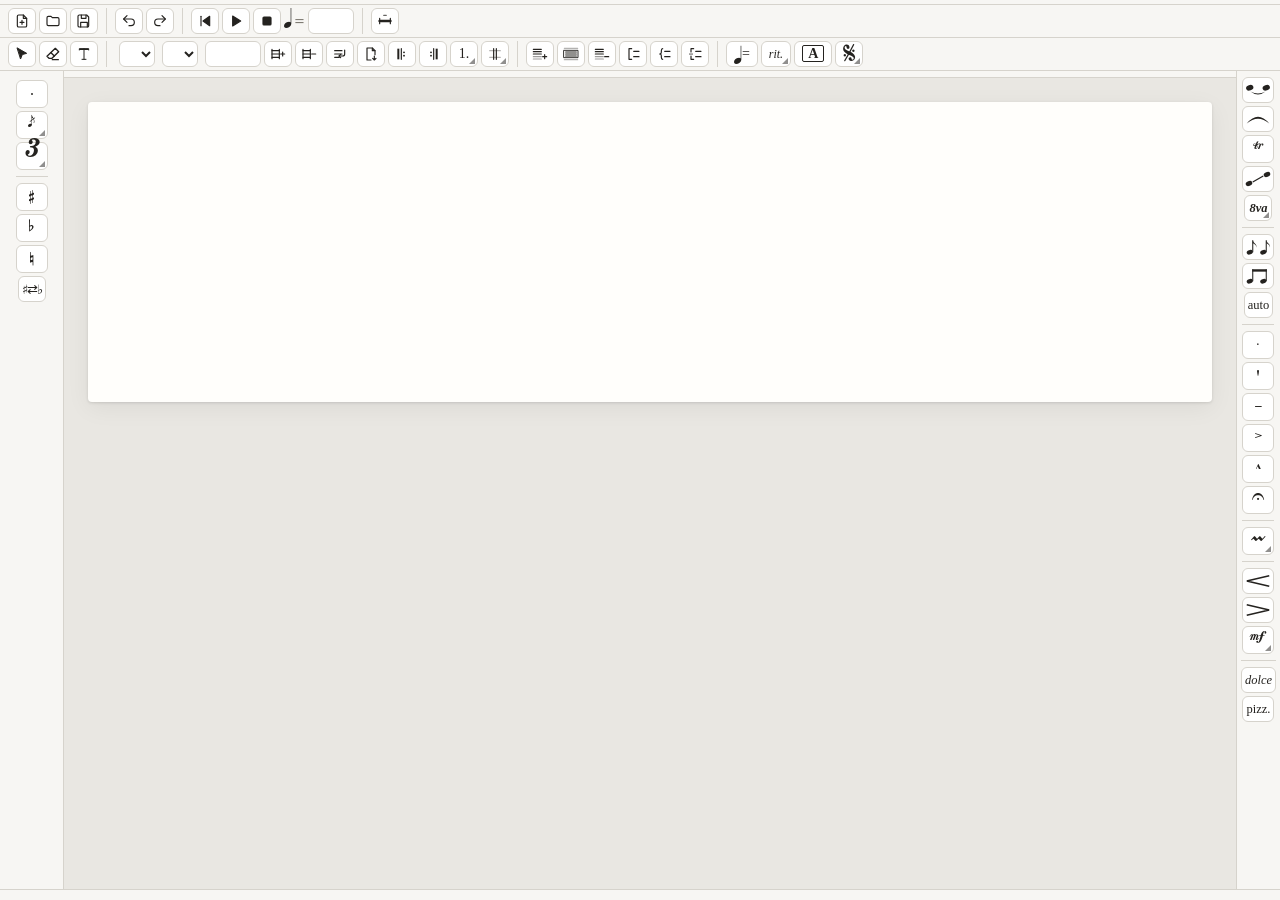
<file: src/index.html>
<!doctype html>
<html lang="en">
<head>
  <meta charset="utf-8">
  <meta name="viewport" content="width=device-width, initial-scale=1">
  <title>Partita</title>
  <link rel="stylesheet" href="styles.css">
</head>
<body>
  <!-- Icon sprite: 24×24 stroke icons, used with <svg class="icon"><use href="#i-…"/></svg>. -->
  <svg width="0" height="0" style="position:absolute" aria-hidden="true">
    <defs>
      <symbol id="i-new" viewBox="0 0 24 24"><path d="M14 3H7a2 2 0 0 0-2 2v14a2 2 0 0 0 2 2h10a2 2 0 0 0 2-2V8z"/><path d="M14 3v5h5"/><path d="M12 11v6M9 14h6"/></symbol>
      <symbol id="i-open" viewBox="0 0 24 24"><path d="M3 7a2 2 0 0 1 2-2h4l2 2h8a2 2 0 0 1 2 2v8a2 2 0 0 1-2 2H5a2 2 0 0 1-2-2z"/></symbol>
      <symbol id="i-save" viewBox="0 0 24 24"><path d="M5 3h11l3 3v13a2 2 0 0 1-2 2H5a2 2 0 0 1-2-2V5a2 2 0 0 1 2-2z"/><path d="M8 3v5h7V3"/><path d="M7 21v-7h10v7"/></symbol>
      <symbol id="i-undo" viewBox="0 0 24 24"><path d="M9 14 4 9l5-5"/><path d="M4 9h11a5 5 0 0 1 0 10h-3"/></symbol>
      <symbol id="i-redo" viewBox="0 0 24 24"><path d="m15 14 5-5-5-5"/><path d="M20 9H9a5 5 0 0 0 0 10h3"/></symbol>
      <symbol id="i-measure-add" viewBox="0 0 24 24"><path d="M3 7h11M3 12h11M3 17h11"/><path d="M3 5v14M14 5v14"/><path d="M19 9v6M16 12h6"/></symbol>
      <symbol id="i-measure-remove" viewBox="0 0 24 24"><path d="M3 7h11M3 12h11M3 17h11"/><path d="M3 5v14M14 5v14"/><path d="M16 12h6"/></symbol>
      <symbol id="i-staff-add" viewBox="0 0 24 24"><path d="M2 5h12M2 8.5h12M2 12h12"/><path d="M2 16h12M2 19.5h12" opacity=".45"/><path d="M19 13v6M16 16h6"/></symbol>
      <symbol id="i-staff-remove" viewBox="0 0 24 24"><path d="M2 5h12M2 8.5h12M2 12h12"/><path d="M2 16h12M2 19.5h12" opacity=".45"/><path d="M16 16h6"/></symbol>
      <symbol id="i-isolate" viewBox="0 0 24 24"><path d="M2 3.5h20M2 20.5h20" opacity=".35"/><path d="M4 9h16M4 12h16M4 15h16"/><path d="M1.5 6.5h21v11h-21z" stroke-width="1.4"/></symbol>
      <symbol id="i-multirest" viewBox="0 0 24 24"><path d="M4 8v8M20 8v8"/><path d="M4 12h16" stroke-width="4"/><path d="M10 3.5h4" opacity=".7"/></symbol>
      <symbol id="i-select" viewBox="0 0 24 24"><path d="M5 3l14 8-6.5 1.8L10 19z"/></symbol>
      <symbol id="i-erase" viewBox="0 0 24 24"><path d="M15.5 3.5l5 5-10 10H6l-3-3z" fill="none" stroke="currentColor" stroke-width="2" stroke-linejoin="round"/><path d="M9 10l5 5" stroke="currentColor" stroke-width="2"/><path d="M11 20.5h9" stroke="currentColor" stroke-width="2" stroke-linecap="round"/></symbol>
      <symbol id="i-play" viewBox="0 0 24 24"><path d="M7 4.5v15l12-7.5z" fill="currentColor"/></symbol>
      <symbol id="i-pause" viewBox="0 0 24 24"><path d="M7 5h3.5v14H7zM13.5 5H17v14h-3.5z" fill="currentColor"/></symbol>
      <symbol id="i-stop" viewBox="0 0 24 24"><rect x="6" y="6" width="12" height="12" rx="1.5" fill="currentColor"/></symbol>
      <symbol id="i-text" viewBox="0 0 24 24"><path d="M5 6V4h14v2"/><path d="M12 4v16"/><path d="M9 20h6"/></symbol>
      <symbol id="i-align-left" viewBox="0 0 24 24"><path d="M4 6h16M4 10h10M4 14h16M4 18h10"/></symbol>
      <symbol id="i-align-center" viewBox="0 0 24 24"><path d="M4 6h16M7 10h10M4 14h16M7 18h10"/></symbol>
      <symbol id="i-align-right" viewBox="0 0 24 24"><path d="M4 6h16M10 10h10M4 14h16M10 18h10"/></symbol>
      <symbol id="i-frame" viewBox="0 0 24 24"><rect x="4" y="6" width="16" height="12" rx="1"/><path d="M8 10h8M8 14h5"/></symbol>
      <symbol id="i-bracket" viewBox="0 0 24 24"><path d="M10 4H6v16h4"/><path d="M13 8h8M13 16h8"/></symbol>
      <symbol id="i-brace" viewBox="0 0 24 24"><path d="M10 4C8 4 8 5 8 7v2.5C8 11 7 12 5.5 12 7 12 8 13 8 14.5V17c0 2 0 3 2 3"/><path d="M13 8h8M13 16h8"/></symbol>
      <symbol id="i-none" viewBox="0 0 24 24"><path d="M10 4H6v5M6 15v5h4"/><path d="M13 8h8M13 16h8"/><path d="M4 12h4" stroke-dasharray="1 2"/></symbol>
      <symbol id="i-bar-single" viewBox="0 0 24 24"><path d="M4 7h16M4 17h16" opacity="0.35"/><path d="M12 4v16"/></symbol>
      <symbol id="i-bar-double" viewBox="0 0 24 24"><path d="M4 7h16M4 17h16" opacity="0.35"/><path d="M10 4v16M14 4v16"/></symbol>
      <symbol id="i-bar-final" viewBox="0 0 24 24"><path d="M4 7h16M4 17h16" opacity="0.35"/><path d="M9 4v16"/><rect x="12.5" y="4" width="3.5" height="16" fill="currentColor" stroke="none"/></symbol>
      <symbol id="i-bar-dashed" viewBox="0 0 24 24"><path d="M4 7h16M4 17h16" opacity="0.35"/><path d="M12 4v16" stroke-dasharray="2.5 2"/></symbol>
      <symbol id="i-rep-start" viewBox="0 0 24 24"><rect x="5" y="4" width="3" height="16" fill="currentColor" stroke="none"/><path d="M11 4v16"/><circle cx="15" cy="9.5" r="1.4" fill="currentColor" stroke="none"/><circle cx="15" cy="14.5" r="1.4" fill="currentColor" stroke="none"/></symbol>
      <symbol id="i-rep-end" viewBox="0 0 24 24"><circle cx="9" cy="9.5" r="1.4" fill="currentColor" stroke="none"/><circle cx="9" cy="14.5" r="1.4" fill="currentColor" stroke="none"/><path d="M13 4v16"/><rect x="16" y="4" width="3" height="16" fill="currentColor" stroke="none"/></symbol>
      <symbol id="i-break-system" viewBox="0 0 24 24"><path d="M4 7h11M4 12h11M4 17h7"/><path d="M19 6v6a3 3 0 0 1-3 3H11"/><path d="M13 12.5L10.5 15l2.5 2.5"/></symbol>
      <symbol id="i-break-page" viewBox="0 0 24 24"><path d="M6 3h8l4 4v6M6 3v18h6"/><path d="M14 3v4h4"/><path d="M17 15v6M14.5 18.5L17 21l2.5-2.5"/></symbol>
      <symbol id="i-more" viewBox="0 0 24 24"><path d="M6 7l5 5-5 5M13 7l5 5-5 5"/></symbol>
      <symbol id="i-start" viewBox="0 0 24 24"><path d="M6 5v14"/><path d="M9 12l10-7v14z" fill="currentColor"/></symbol>
    </defs>
  </svg>

  <nav id="menubar" class="menubar" data-i18n-aria="menu.label"></nav>

  <!-- Thin bars, each a named group of tools (its name shows in the
       tooltips). What does not fit the window goes behind ». -->
  <!-- Thin bars, each a named group of tools (its name shows in the
       tooltips). Above the score, any number of rows; toolbars.js holds
       which bar goes where (DEFAULT_LAYOUT); what does not fit a row goes
       behind ». -->
  <header class="side" data-side="top">
    <div class="toolbar" role="toolbar" data-i18n-aria="toolbar.label">
      <div class="tbar-row">
        <div class="tbar" role="group" data-bar-id="file" data-i18n-bar="bar.file" data-i18n-aria="bar.file">
          <button data-cmd="new" class="ibtn" data-i18n-aria="toolbar.new" data-i18n-tip="toolbar.new" data-i18n-desc="toolbar.new.desc" data-key="Ctrl+N"><svg class="icon"><use href="#i-new"/></svg></button>
          <button data-cmd="open" class="ibtn" data-i18n-aria="toolbar.open" data-i18n-tip="toolbar.open.tip" data-i18n-desc="toolbar.open.desc" data-key="Ctrl+O"><svg class="icon"><use href="#i-open"/></svg></button>
          <button data-cmd="save" class="ibtn" data-i18n-aria="toolbar.save" data-i18n-tip="toolbar.save" data-i18n-desc="toolbar.save.desc" data-key="Ctrl+S"><svg class="icon"><use href="#i-save"/></svg></button>
        </div>
        <div class="tbar" role="group" data-bar-id="edit" data-i18n-bar="bar.edit" data-i18n-aria="bar.edit">
          <button data-cmd="undo" class="ibtn" data-i18n-aria="toolbar.undo" data-i18n-tip="toolbar.undo" data-i18n-desc="toolbar.undo.desc" data-key="Ctrl+Z"><svg class="icon"><use href="#i-undo"/></svg></button>
          <button data-cmd="redo" class="ibtn" data-i18n-aria="toolbar.redo" data-i18n-tip="toolbar.redo" data-key="Ctrl+Y"><svg class="icon"><use href="#i-redo"/></svg></button>
        </div>
        <div class="tbar transport" role="group" data-bar-id="playback" data-i18n-bar="bar.playback" data-i18n-aria="bar.playback">
          <button data-cmd="play-start" class="ibtn" data-i18n-aria="toolbar.playstart" data-i18n-tip="toolbar.playstart" data-key="Shift+Space"><svg class="icon"><use href="#i-start"/></svg></button>
          <button data-cmd="play" id="play-btn" class="ibtn play" data-i18n-aria="toolbar.play" data-i18n-tip="toolbar.play.tip" data-i18n-desc="toolbar.play.desc" data-key="Space"><svg class="icon"><use href="#i-play"/></svg></button>
          <button data-cmd="stop" class="ibtn" data-i18n-aria="toolbar.stop" data-i18n-tip="toolbar.stop" data-i18n-desc="toolbar.stop.desc" data-key="Esc"><svg class="icon"><use href="#i-stop"/></svg></button>
          <label class="tempo" data-i18n-tip="toolbar.tempo" data-i18n-desc="toolbar.tempo.desc">
            <span class="m tempo-note">&#xE1D5;</span> =
            <input id="tempo" size="3" inputmode="numeric" data-i18n-aria="toolbar.tempo.aria">
          </label>
        </div>
        <div class="tbar" role="group" data-bar-id="view" data-i18n-bar="bar.view" data-i18n-aria="bar.view">
          <button data-cmd="multirest" class="ibtn" aria-pressed="true" data-i18n-aria="toolbar.multirest" data-i18n-tip="toolbar.multirest" data-i18n-desc="toolbar.multirest.desc"><svg class="icon"><use href="#i-multirest"/></svg></button>
        </div>
      </div>
      <button class="ibtn tbar-more" hidden aria-haspopup="true" aria-expanded="false" data-i18n-tip="bar.more" data-i18n-desc="bar.more.desc" data-i18n-aria="bar.more"><svg class="icon"><use href="#i-more"/></svg></button>
      <div class="tbar-overflow" hidden></div>
    </div>
    <div class="toolbar" role="toolbar" data-i18n-aria="toolbar.label.score">
      <div class="tbar-row">
        <div class="tbar" role="group" data-bar-id="tools" data-i18n-bar="bar.tools" data-i18n-aria="bar.tools">
          <button data-cmd="select" class="ibtn tool" data-i18n-tip="palette.select" data-i18n-desc="palette.select.desc" data-key="Esc" data-i18n-aria="palette.select"><svg class="icon"><use href="#i-select"/></svg></button>
          <button data-cmd="erase" class="ibtn tool" data-i18n-tip="palette.erase" data-i18n-desc="palette.erase.desc" data-key="X" data-i18n-aria="palette.erase"><svg class="icon"><use href="#i-erase"/></svg></button>
          <button data-cmd="text" class="ibtn tool" data-i18n-tip="palette.text" data-i18n-desc="palette.text.desc" data-i18n-aria="palette.text"><svg class="icon"><use href="#i-text"/></svg></button>
        </div>
        <div class="tbar" role="group" data-bar-id="measure" data-i18n-bar="bar.measure" data-i18n-aria="bar.measure">
          <label data-i18n-tip="toolbar.clef" data-i18n-desc="toolbar.clef.desc"><span data-i18n="toolbar.clef"></span>
            <select id="clef">
              <option value="treble" data-i18n="clef.treble"></option>
              <option value="bass" data-i18n="clef.bass"></option>
              <option value="alto" data-i18n="clef.alto"></option>
              <option value="tenor" data-i18n="clef.tenor"></option>
            </select>
          </label>
          <label data-i18n-tip="toolbar.key.tip" data-i18n-desc="toolbar.key.desc"><span data-i18n="toolbar.key"></span>
            <select id="key"></select>
          </label>
          <label data-i18n-tip="toolbar.time.tip" data-i18n-desc="toolbar.time.desc"><span data-i18n="toolbar.time"></span>
            <input id="time" size="4">
          </label>
          <button data-cmd="add-measure" class="ibtn" data-i18n-aria="toolbar.addmeasure" data-i18n-tip="toolbar.addmeasure" data-i18n-desc="toolbar.addmeasure.desc" data-key="Ctrl+Enter"><svg class="icon"><use href="#i-measure-add"/></svg></button>
          <button data-cmd="remove-measure" class="ibtn" data-i18n-aria="toolbar.removemeasure" data-i18n-tip="toolbar.removemeasure" data-i18n-desc="toolbar.removemeasure.desc"><svg class="icon"><use href="#i-measure-remove"/></svg></button>
          <button data-cmd="break:system" class="ibtn" aria-pressed="false" data-i18n-tip="break.system" data-i18n-desc="break.system.desc" data-i18n-aria="break.system"><svg class="icon"><use href="#i-break-system"/></svg></button>
          <button data-cmd="break:page" class="ibtn" aria-pressed="false" data-i18n-tip="break.page" data-i18n-desc="break.page.desc" data-i18n-aria="break.page"><svg class="icon"><use href="#i-break-page"/></svg></button>
          <button data-cmd="repeat-start" class="ibtn" aria-pressed="false" data-i18n-tip="repeat.start" data-i18n-desc="repeat.start.desc" data-i18n-aria="repeat.start"><svg class="icon"><use href="#i-rep-start"/></svg></button>
          <button data-cmd="repeat-end" class="ibtn" aria-pressed="false" data-i18n-tip="repeat.end" data-i18n-desc="repeat.end.desc" data-i18n-aria="repeat.end"><svg class="icon"><use href="#i-rep-end"/></svg></button>
          <!-- First and second endings for the caret's measure (or the
               selection): the button shows the last one chosen. -->
          <div class="drop" data-drop="ending">
            <button class="text-btn drop-btn" aria-haspopup="true" aria-expanded="false" data-i18n-tip="toolbar.ending" data-i18n-desc="toolbar.ending.desc" data-i18n-aria="toolbar.ending">1.</button>
            <div class="drop-pop" role="group" data-i18n-aria="toolbar.ending" hidden>
              <button data-ending="" class="text-btn" data-i18n-tip="ending.none" data-i18n-desc="ending.none.desc" data-i18n-aria="ending.none">—</button>
              <button data-ending="1" class="text-btn" data-i18n-tip="ending.1" data-i18n-desc="ending.1.desc" data-i18n-aria="ending.1">1.</button>
              <button data-ending="2" class="text-btn" data-i18n-tip="ending.2" data-i18n-desc="ending.2.desc" data-i18n-aria="ending.2">2.</button>
              <button data-ending="3" class="text-btn" data-i18n-tip="ending.3" data-i18n-desc="ending.3.desc" data-i18n-aria="ending.3">3.</button>
              <button data-ending="1,2" class="text-btn" data-i18n-tip="ending.12" data-i18n-desc="ending.12.desc" data-i18n-aria="ending.12">1.2.</button>
            </div>
          </div>
          <!-- The barline closing the caret's measure (or each measure of the
               selection): the button shows the last kind chosen. -->
          <div class="drop" data-drop="barline">
            <button class="ibtn drop-btn" aria-haspopup="true" aria-expanded="false" data-i18n-tip="toolbar.barline" data-i18n-desc="toolbar.barline.desc" data-i18n-aria="toolbar.barline"><svg class="icon"><use href="#i-bar-double"/></svg></button>
            <div class="drop-pop" role="group" data-i18n-aria="toolbar.barline" hidden>
              <button data-barline="single" class="ibtn" data-i18n-tip="barline.single" data-i18n-desc="barline.single.desc" data-i18n-aria="barline.single"><svg class="icon"><use href="#i-bar-single"/></svg></button>
              <button data-barline="double" class="ibtn" data-i18n-tip="barline.double" data-i18n-desc="barline.double.desc" data-i18n-aria="barline.double"><svg class="icon"><use href="#i-bar-double"/></svg></button>
              <button data-barline="final" class="ibtn" data-i18n-tip="barline.final" data-i18n-desc="barline.final.desc" data-i18n-aria="barline.final"><svg class="icon"><use href="#i-bar-final"/></svg></button>
              <button data-barline="dashed" class="ibtn" data-i18n-tip="barline.dashed" data-i18n-desc="barline.dashed.desc" data-i18n-aria="barline.dashed"><svg class="icon"><use href="#i-bar-dashed"/></svg></button>
            </div>
          </div>
        </div>
        <div class="tbar" role="group" data-bar-id="staves" data-i18n-bar="bar.staves" data-i18n-aria="bar.staves">
          <button data-cmd="add-staff" class="ibtn" data-i18n-aria="toolbar.addstaff" data-i18n-tip="toolbar.addstaff" data-i18n-desc="toolbar.addstaff.desc"><svg class="icon"><use href="#i-staff-add"/></svg></button>
          <button data-cmd="isolate" class="ibtn" aria-pressed="false" data-i18n-aria="isolate" data-i18n-tip="isolate" data-i18n-desc="isolate.desc"><svg class="icon"><use href="#i-isolate"/></svg></button>
          <button data-cmd="remove-staff" class="ibtn" data-i18n-aria="toolbar.removestaff" data-i18n-tip="toolbar.removestaff" data-i18n-desc="toolbar.removestaff.desc"><svg class="icon"><use href="#i-staff-remove"/></svg></button>
          <button data-cmd="group-bracket" class="ibtn" data-i18n-aria="menu.score.group.bracket" data-i18n-tip="menu.score.group.bracket" data-i18n-desc="menu.score.group.bracket.desc"><svg class="icon"><use href="#i-bracket"/></svg></button>
          <button data-cmd="group-brace" class="ibtn" data-i18n-aria="menu.score.group.brace" data-i18n-tip="menu.score.group.brace" data-i18n-desc="menu.score.group.brace.desc"><svg class="icon"><use href="#i-brace"/></svg></button>
          <button data-cmd="group-none" class="ibtn" data-i18n-aria="menu.score.group.none" data-i18n-tip="menu.score.group.none" data-i18n-desc="menu.score.group.none.desc"><svg class="icon"><use href="#i-none"/></svg></button>
        </div>
        <div class="tbar" role="group" data-bar-id="indications" data-i18n-bar="bar.indications" data-i18n-aria="bar.indications">
          <button data-cmd="tempo-mark" class="text-btn" data-i18n-tip="palette.tempo" data-i18n-desc="palette.tempo.desc" data-i18n-aria="palette.tempo"><span class="m">&#xECA5;</span>&#8202;=</button>
          <div class="drop" data-drop="tempo-change">
            <button class="text-btn drop-btn line-word-btn" aria-haspopup="true" aria-expanded="false" data-i18n-tip="toolbar.tempochange" data-i18n-desc="toolbar.tempochange.desc" data-i18n-aria="toolbar.tempochange">rit.</button>
            <div class="drop-pop" role="group" data-i18n-aria="toolbar.tempochange" hidden>
              <button data-cmd="line:rit" class="text-btn line-word-btn" data-i18n-tip="line.rit" data-i18n-desc="line.rit.desc" data-i18n-aria="line.rit">rit.</button>
              <button data-cmd="line:accel" class="text-btn line-word-btn" data-i18n-tip="line.accel" data-i18n-desc="line.accel.desc" data-i18n-aria="line.accel">accel.</button>
            </div>
          </div>
          <button data-cmd="rehearsal" class="text-btn" data-i18n-tip="palette.rehearsal" data-i18n-desc="palette.rehearsal.desc" data-i18n-aria="palette.rehearsal"><span class="boxed">A</span></button>
          <!-- Segno, coda, Fine, To Coda, D.C., D.S. for the caret's measure:
               the button shows the last one chosen. -->
          <div class="drop" data-drop="jump">
            <button class="text-btn drop-btn" aria-haspopup="true" aria-expanded="false" data-i18n-tip="toolbar.jumps" data-i18n-desc="toolbar.jumps.desc" data-i18n-aria="toolbar.jumps"><span class="m">&#xE047;</span></button>
            <div class="drop-pop words" role="group" data-i18n-aria="toolbar.jumps" hidden>
              <button data-jump="segno" class="text-btn" data-i18n-tip="jump.segno" data-i18n-desc="jump.segno.desc" data-i18n-aria="jump.segno"><span class="m">&#xE047;</span></button>
              <button data-jump="coda" class="text-btn" data-i18n-tip="jump.coda" data-i18n-desc="jump.coda.desc" data-i18n-aria="jump.coda"><span class="m">&#xE048;</span></button>
              <button data-jump="fine" class="text-btn" data-i18n-tip="jump.fine" data-i18n-desc="jump.fine.desc" data-i18n-aria="jump.fine">Fine</button>
              <button data-jump="to_coda" class="text-btn" data-i18n-tip="jump.to_coda" data-i18n-desc="jump.to_coda.desc" data-i18n-aria="jump.to_coda">To Coda</button>
              <button data-jump="da_capo" class="text-btn" data-i18n-tip="jump.da_capo" data-i18n-desc="jump.da_capo.desc" data-i18n-aria="jump.da_capo">D.C.</button>
              <button data-jump="da_capo_al_fine" class="text-btn" data-i18n-tip="jump.da_capo_al_fine" data-i18n-desc="jump.da_capo_al_fine.desc" data-i18n-aria="jump.da_capo_al_fine">D.C. al Fine</button>
              <button data-jump="da_capo_al_coda" class="text-btn" data-i18n-tip="jump.da_capo_al_coda" data-i18n-desc="jump.da_capo_al_coda.desc" data-i18n-aria="jump.da_capo_al_coda">D.C. al Coda</button>
              <button data-jump="dal_segno" class="text-btn" data-i18n-tip="jump.dal_segno" data-i18n-desc="jump.dal_segno.desc" data-i18n-aria="jump.dal_segno">D.S.</button>
              <button data-jump="dal_segno_al_fine" class="text-btn" data-i18n-tip="jump.dal_segno_al_fine" data-i18n-desc="jump.dal_segno_al_fine.desc" data-i18n-aria="jump.dal_segno_al_fine">D.S. al Fine</button>
              <button data-jump="dal_segno_al_coda" class="text-btn" data-i18n-tip="jump.dal_segno_al_coda" data-i18n-desc="jump.dal_segno_al_coda.desc" data-i18n-aria="jump.dal_segno_al_coda">D.S. al Coda</button>
              <button data-jump="none" class="text-btn" data-i18n-tip="jump.none" data-i18n-desc="jump.none.desc" data-i18n-aria="jump.none">—</button>
            </div>
          </div>
        </div>
      </div>
      <button class="ibtn tbar-more" hidden aria-haspopup="true" aria-expanded="false" data-i18n-tip="bar.more" data-i18n-desc="bar.more.desc" data-i18n-aria="bar.more"><svg class="icon"><use href="#i-more"/></svg></button>
      <div class="tbar-overflow" hidden></div>
    </div>
  </header>

  <div class="workspace">
    <!-- Left of the score: note entry, one column of bars. Each side holds
         any number of rows or columns (lanes); toolbars.js adds and removes
         them as bars are moved. -->
    <div class="side" data-side="left">
    <aside class="toolbar vzone" role="toolbar" data-i18n-aria="toolbar.label.entry">
      <div class="tbar-row">
        <div class="tbar" role="group" data-bar-id="figures" data-i18n-bar="bar.figures" data-i18n-aria="bar.figures">
          <!-- Two columns, notes and rests, each figure beside its rest; app.js
               fills them (FIGURES). -->
          <div class="figures" data-i18n-aria="palette.value"></div>
          <button data-cmd="dot" class="glyph" data-i18n-tip="palette.dot" data-i18n-desc="palette.dot.desc" data-i18n-aria="palette.dot" data-key=".">&#xE1E7;</button>
          <!-- Grace notes: the next notes go in as acciaccaturas or
               appoggiaturas. The face shows the last kind chosen. -->
          <div class="drop" data-drop="grace">
            <button class="glyph drop-btn grace-face" aria-haspopup="true" aria-expanded="false" data-i18n-tip="toolbar.grace" data-i18n-desc="toolbar.grace.desc" data-i18n-aria="toolbar.grace">&#xE560;</button>
            <div class="drop-pop" role="group" data-i18n-aria="toolbar.grace" hidden>
              <button data-cmd="grace:acciaccatura" class="glyph" data-i18n-tip="grace.acciaccatura" data-i18n-desc="grace.acciaccatura.desc" data-i18n-aria="grace.acciaccatura" data-key="Ctrl+G">&#xE560;</button>
              <button data-cmd="grace:appoggiatura" class="glyph" data-i18n-tip="grace.appoggiatura" data-i18n-desc="grace.appoggiatura.desc" data-i18n-aria="grace.appoggiatura" data-key="Ctrl+Shift+G">&#xE562;</button>
            </div>
          </div>
          <!-- Tuplets: the next notes go in as a triplet (or 5, 6, 2, 4).
               The face shows the last one chosen and is lit while it is on. -->
          <div class="drop" data-drop="tuplet">
            <button class="glyph tuplet-digit drop-btn tuplet-face" aria-haspopup="true" aria-expanded="false" data-i18n-tip="toolbar.tuplet" data-i18n-desc="toolbar.tuplet.desc" data-i18n-aria="toolbar.tuplet">&#xE883;</button>
            <div class="drop-pop" role="group" data-i18n-aria="toolbar.tuplet" hidden>
              <button data-cmd="tuplet:3" class="glyph tuplet-digit" data-i18n-tip="tuplet.3" data-i18n-desc="tuplet.3.desc" data-i18n-aria="tuplet.3" data-key="Ctrl+3">&#xE883;</button>
              <button data-cmd="tuplet:5" class="glyph tuplet-digit" data-i18n-tip="tuplet.5" data-i18n-desc="tuplet.5.desc" data-i18n-aria="tuplet.5" data-key="Ctrl+5">&#xE885;</button>
              <button data-cmd="tuplet:6" class="glyph tuplet-digit" data-i18n-tip="tuplet.6" data-i18n-desc="tuplet.6.desc" data-i18n-aria="tuplet.6" data-key="Ctrl+6">&#xE886;</button>
              <button data-cmd="tuplet:2" class="glyph tuplet-digit" data-i18n-tip="tuplet.2" data-i18n-desc="tuplet.2.desc" data-i18n-aria="tuplet.2" data-key="Ctrl+2">&#xE882;</button>
              <button data-cmd="tuplet:4" class="glyph tuplet-digit" data-i18n-tip="tuplet.4" data-i18n-desc="tuplet.4.desc" data-i18n-aria="tuplet.4" data-key="Ctrl+4">&#xE884;</button>
            </div>
          </div>
        </div>
        <div class="tbar" role="group" data-bar-id="accidentals" data-i18n-bar="bar.accidentals" data-i18n-aria="bar.accidentals">
          <button data-alter="1" class="glyph" data-i18n-aria="palette.sharp" data-i18n-tip="palette.sharp" data-i18n-desc="palette.sharp.desc" data-key="+">&#xE262;</button>
          <button data-alter="-1" class="glyph" data-i18n-aria="palette.flat" data-i18n-tip="palette.flat" data-i18n-desc="palette.flat.desc" data-key="-">&#xE260;</button>
          <button data-alter="0" class="glyph" data-i18n-aria="palette.natural" data-i18n-tip="palette.natural" data-i18n-desc="palette.natural.desc">&#xE261;</button>
          <button data-cmd="respell" class="text-btn respell-btn" data-i18n-aria="palette.respell" data-i18n-tip="palette.respell" data-i18n-desc="palette.respell.desc" data-key="J">♯⇄♭</button>
        </div>
        <div class="tbar" role="group" data-bar-id="voice" data-i18n-bar="bar.voice" data-i18n-aria="bar.voice">
          <div class="voices" id="voices"></div>
        </div>
      </div>
      <button class="ibtn tbar-more" hidden aria-haspopup="true" aria-expanded="false" data-i18n-tip="bar.more" data-i18n-desc="bar.more.desc" data-i18n-aria="bar.more"><svg class="icon"><use href="#i-more"/></svg></button>
      <div class="tbar-overflow" hidden></div>
    </aside>
    </div>

    <!-- The document area: tabs and the recovery banner sit above the page,
         between the entry bars and the marks. -->
    <div class="document">
    <nav class="tabs" id="tabs" role="tablist" data-i18n-aria="tabs.label"></nav>

    <div id="recovery" class="recovery" hidden></div>

    <main id="page" class="page" tabindex="0" data-i18n-aria="score.label">
      <!-- While one staff is shown alone: which, and the way back (app.js). -->
      <div id="isolate-bar" class="isolate-bar" hidden></div>
      <div class="sheet">
        <div id="score" class="score"></div>
      </div>
    </main>
    </div>

    <!-- Right of the score: the marks that go on notes. Glyphs are SMuFL
         code points in Bravura. Marks apply to the note before the caret,
         or to every note in the selection. -->
    <div class="side" data-side="right">
    <aside class="toolbar vzone" role="toolbar" data-i18n-aria="toolbar.label.marks">
      <div class="tbar-row">
        <div class="tbar" role="group" data-bar-id="lines" data-i18n-bar="palette.lines" data-i18n-aria="palette.lines">
          <button data-cmd="tie" class="icon-btn" data-i18n-aria="palette.tie" data-i18n-tip="palette.tie" data-i18n-desc="palette.tie.desc" data-key="T">
            <svg viewBox="0 0 40 24" aria-hidden="true"><ellipse cx="9" cy="9" rx="5" ry="3.6" transform="rotate(-20 9 9)"/><ellipse cx="31" cy="9" rx="5" ry="3.6" transform="rotate(-20 31 9)"/><path d="M10 14 Q20 22 30 14 Q20 19 10 14Z"/></svg>
          </button>
          <button data-cmd="slur" class="icon-btn" data-i18n-aria="palette.slur" data-i18n-tip="palette.slur" data-i18n-desc="palette.slur.desc" data-key="S">
            <svg viewBox="0 0 40 24" aria-hidden="true"><path d="M5 18 Q20 0 35 18 Q20 5 5 18Z"/></svg>
          </button>
          <button data-cmd="line:trill" class="glyph" data-i18n-aria="line.trill" data-i18n-tip="line.trill" data-i18n-desc="line.trill.desc">&#xE566;</button>
          <button data-cmd="line:glissando" class="icon-btn" data-i18n-aria="line.glissando" data-i18n-tip="line.glissando" data-i18n-desc="line.glissando.desc"><svg viewBox="0 0 40 24" aria-hidden="true"><ellipse cx="8" cy="18" rx="4.5" ry="3.2" transform="rotate(-20 8 18)"/><ellipse cx="32" cy="6" rx="4.5" ry="3.2" transform="rotate(-20 32 6)"/><path d="M13 16 L27 8" stroke="currentColor" stroke-width="1.8"/></svg></button>
          <!-- Octave lines over the selection (or the note before the caret):
               the button shows the last one chosen. -->
          <div class="drop" data-drop="ottava">
            <button class="text-btn drop-btn ottava-btn" aria-haspopup="true" aria-expanded="false" data-i18n-tip="toolbar.ottava" data-i18n-desc="toolbar.ottava.desc" data-i18n-aria="toolbar.ottava">8va</button>
            <div class="drop-pop" role="group" data-i18n-aria="toolbar.ottava" hidden>
              <button data-cmd="line:8va" class="text-btn ottava-btn" data-i18n-tip="ottava.8va" data-i18n-desc="ottava.8va.desc" data-i18n-aria="ottava.8va">8va</button>
              <button data-cmd="line:8vb" class="text-btn ottava-btn" data-i18n-tip="ottava.8vb" data-i18n-desc="ottava.8vb.desc" data-i18n-aria="ottava.8vb">8vb</button>
              <button data-cmd="line:15ma" class="text-btn ottava-btn" data-i18n-tip="ottava.15ma" data-i18n-desc="ottava.15ma.desc" data-i18n-aria="ottava.15ma">15ma</button>
              <button data-cmd="line:15mb" class="text-btn ottava-btn" data-i18n-tip="ottava.15mb" data-i18n-desc="ottava.15mb.desc" data-i18n-aria="ottava.15mb">15mb</button>
            </div>
          </div>
        </div>
        <!-- Beams set by hand on the note before the caret (or the
             selection): a new beam, joined across the beat, or automatic. -->
        <div class="tbar" role="group" data-bar-id="beams" data-i18n-bar="bar.beams" data-i18n-aria="bar.beams">
          <button data-cmd="beam:break" class="icon-btn" data-i18n-aria="beam.break" data-i18n-tip="beam.break" data-i18n-desc="beam.break.desc">
            <svg viewBox="0 0 40 24" aria-hidden="true"><ellipse cx="9" cy="19" rx="4.2" ry="3" transform="rotate(-20 9 19)"/><ellipse cx="27" cy="19" rx="4.2" ry="3" transform="rotate(-20 27 19)"/><rect x="12.3" y="3" width="1.4" height="16"/><rect x="30.3" y="3" width="1.4" height="16"/><path d="M13 3 C14 7 19 8 18 13 C18 9 15 8 13 7Z"/><path d="M31 3 C32 7 37 8 36 13 C36 9 33 8 31 7Z"/></svg>
          </button>
          <button data-cmd="beam:join" class="icon-btn" data-i18n-aria="beam.join" data-i18n-tip="beam.join" data-i18n-desc="beam.join.desc">
            <svg viewBox="0 0 40 24" aria-hidden="true"><ellipse cx="9" cy="19" rx="4.2" ry="3" transform="rotate(-20 9 19)"/><ellipse cx="27" cy="19" rx="4.2" ry="3" transform="rotate(-20 27 19)"/><rect x="12.3" y="3" width="1.4" height="16"/><rect x="30.3" y="3" width="1.4" height="16"/><rect x="12.3" y="3" width="19.4" height="3.2"/></svg>
          </button>
          <button data-cmd="beam:auto" class="text-btn" data-i18n-aria="beam.auto" data-i18n-tip="beam.auto" data-i18n-desc="beam.auto.desc" data-i18n="beam.auto.short">auto</button>
        </div>
        <div class="tbar" role="group" data-bar-id="articulations" data-i18n-bar="palette.articulations" data-i18n-aria="palette.articulations">
          <button data-artic="staccato" class="glyph" data-i18n-aria="palette.staccato" data-i18n-tip="palette.staccato" data-i18n-desc="palette.staccato.desc">&#xE4A2;</button>
          <button data-artic="staccatissimo" class="glyph" data-i18n-aria="palette.staccatissimo" data-i18n-tip="palette.staccatissimo" data-i18n-desc="palette.staccatissimo.desc">&#xE4A6;</button>
          <button data-artic="tenuto" class="glyph" data-i18n-aria="palette.tenuto" data-i18n-tip="palette.tenuto" data-i18n-desc="palette.tenuto.desc">&#xE4A4;</button>
          <button data-artic="accent" class="glyph" data-i18n-aria="palette.accent" data-i18n-tip="palette.accent" data-i18n-desc="palette.accent.desc">&#xE4A0;</button>
          <button data-artic="marcato" class="glyph" data-i18n-aria="palette.marcato" data-i18n-tip="palette.marcato" data-i18n-desc="palette.marcato.desc">&#xE4AC;</button>
          <button data-artic="fermata" class="glyph" data-i18n-aria="palette.fermata" data-i18n-tip="palette.fermata" data-i18n-desc="palette.fermata.desc">&#xE4C0;</button>
        </div>
        <!-- Ornaments and other marks on the note before the caret (or the
             selection, or placed with the mouse): the button shows the last
             one chosen. -->
        <div class="tbar" role="group" data-bar-id="ornaments" data-i18n-bar="bar.ornaments" data-i18n-aria="bar.ornaments">
          <div class="drop" data-drop="ornaments">
            <button class="glyph drop-btn" aria-haspopup="true" aria-expanded="false" data-i18n-tip="bar.ornaments" data-i18n-desc="bar.ornaments.desc" data-i18n-aria="bar.ornaments">&#xE56C;</button>
            <div class="drop-pop" role="group" data-i18n-aria="bar.ornaments" hidden>
              <button data-artic="mordent" class="glyph" data-i18n-aria="palette.mordent" data-i18n-tip="palette.mordent" data-i18n-desc="palette.mordent.desc">&#xE56C;</button>
              <button data-artic="mordent_lower" class="glyph" data-i18n-aria="palette.mordent_lower" data-i18n-tip="palette.mordent_lower" data-i18n-desc="palette.mordent_lower.desc">&#xE56D;</button>
              <button data-artic="turn" class="glyph" data-i18n-aria="palette.turn" data-i18n-tip="palette.turn" data-i18n-desc="palette.turn.desc">&#xE567;</button>
              <button data-cmd="tremolo:1" class="glyph" data-i18n-aria="tremolo.1" data-i18n-tip="tremolo.1" data-i18n-desc="tremolo.desc">&#xE220;</button>
              <button data-cmd="tremolo:2" class="glyph" data-i18n-aria="tremolo.2" data-i18n-tip="tremolo.2" data-i18n-desc="tremolo.desc">&#xE221;</button>
              <button data-cmd="tremolo:3" class="glyph" data-i18n-aria="tremolo.3" data-i18n-tip="tremolo.3" data-i18n-desc="tremolo.desc">&#xE222;</button>
              <button data-cmd="tremolo-between" class="icon-btn" data-i18n-aria="tremolo.between" data-i18n-tip="tremolo.between" data-i18n-desc="tremolo.between.desc"><svg viewBox="0 0 40 24" aria-hidden="true"><ellipse cx="8" cy="19" rx="4.2" ry="3" transform="rotate(-20 8 19)" fill="none" stroke="currentColor" stroke-width="1.4"/><ellipse cx="32" cy="19" rx="4.2" ry="3" transform="rotate(-20 32 19)" fill="none" stroke="currentColor" stroke-width="1.4"/><rect x="11.3" y="3" width="1.3" height="16"/><rect x="35.3" y="3" width="1.3" height="16"/><path d="M15 8 L32 5 L32 7.5 L15 10.5Z M15 12.5 L32 9.5 L32 12 L15 15Z"/></svg></button>
              <button data-artic="arpeggio" class="glyph" data-i18n-aria="palette.arpeggio" data-i18n-tip="palette.arpeggio" data-i18n-desc="palette.arpeggio.desc">&#xE63C;</button>
              <button data-artic="breath_mark" class="glyph" data-i18n-aria="palette.breath_mark" data-i18n-tip="palette.breath_mark" data-i18n-desc="palette.breath_mark.desc">&#xE4CE;</button>
              <button data-artic="caesura" class="glyph" data-i18n-aria="palette.caesura" data-i18n-tip="palette.caesura" data-i18n-desc="palette.caesura.desc">&#xE4D1;</button>
            </div>
          </div>
        </div>
        <div class="tbar" role="group" data-bar-id="dynamics" data-i18n-bar="palette.dynamics" data-i18n-aria="palette.dynamics">
          <!-- A drop-down: the button shows the last dynamic chosen; a click
               opens all of them (toolbars.js, installDrops). -->
          <button data-cmd="line:crescendo" class="icon-btn" data-i18n-aria="line.crescendo" data-i18n-tip="line.crescendo" data-i18n-desc="line.crescendo.desc"><svg viewBox="0 0 40 24" aria-hidden="true"><path d="M5 12 L35 5 M5 12 L35 19" fill="none" stroke="currentColor" stroke-width="2"/></svg></button>
          <button data-cmd="line:diminuendo" class="icon-btn" data-i18n-aria="line.diminuendo" data-i18n-tip="line.diminuendo" data-i18n-desc="line.diminuendo.desc"><svg viewBox="0 0 40 24" aria-hidden="true"><path d="M5 5 L35 12 M5 19 L35 12" fill="none" stroke="currentColor" stroke-width="2"/></svg></button>
          <div class="drop" data-drop="dynamics">
            <button class="glyph drop-btn" aria-haspopup="true" aria-expanded="false" data-i18n-tip="palette.dynamics" data-i18n-desc="palette.dynamics.drop" data-i18n-aria="palette.dynamics">&#xE52D;</button>
            <div class="drop-pop" role="group" data-i18n-aria="palette.dynamics" hidden>
              <button data-dyn="ppp" class="glyph" aria-label="ppp" data-i18n-tip="palette.ppp" data-i18n-desc="palette.ppp.desc">&#xE52A;</button>
              <button data-dyn="pp" class="glyph" aria-label="pp" data-i18n-tip="palette.pp" data-i18n-desc="palette.pp.desc">&#xE52B;</button>
              <button data-dyn="p" class="glyph" aria-label="p" data-i18n-tip="palette.p" data-i18n-desc="palette.p.desc">&#xE520;</button>
              <button data-dyn="mp" class="glyph" aria-label="mp" data-i18n-tip="palette.mp" data-i18n-desc="palette.mp.desc">&#xE52C;</button>
              <button data-dyn="mf" class="glyph" aria-label="mf" data-i18n-tip="palette.mf" data-i18n-desc="palette.mf.desc">&#xE52D;</button>
              <button data-dyn="f" class="glyph" aria-label="f" data-i18n-tip="palette.f" data-i18n-desc="palette.f.desc">&#xE522;</button>
              <button data-dyn="ff" class="glyph" aria-label="ff" data-i18n-tip="palette.ff" data-i18n-desc="palette.ff.desc">&#xE52F;</button>
              <button data-dyn="fff" class="glyph" aria-label="fff" data-i18n-tip="palette.fff" data-i18n-desc="palette.fff.desc">&#xE530;</button>
              <button data-dyn="sfz" class="glyph" aria-label="sfz" data-i18n-tip="palette.sfz" data-i18n-desc="palette.sfz.desc">&#xE539;</button>
              <button data-dyn="fp" class="glyph" aria-label="fp" data-i18n-tip="palette.fp" data-i18n-desc="palette.fp.desc">&#xE534;</button>
            </div>
          </div>
        </div>
        <div class="tbar" role="group" data-bar-id="expressions" data-i18n-bar="palette.markings" data-i18n-aria="palette.markings">
          <button data-cmd="note-text:expression" class="text-btn" data-i18n-tip="palette.expression" data-i18n-desc="palette.expression.desc" data-i18n-aria="palette.expression" data-key="Ctrl+E"><i>dolce</i></button>
          <button data-cmd="note-text:technique" class="text-btn" data-i18n-tip="palette.technique" data-i18n-desc="palette.technique.desc" data-i18n-aria="palette.technique">pizz.</button>
        </div>
      </div>
      <button class="ibtn tbar-more" hidden aria-haspopup="true" aria-expanded="false" data-i18n-tip="bar.more" data-i18n-desc="bar.more.desc" data-i18n-aria="bar.more"><svg class="icon"><use href="#i-more"/></svg></button>
      <div class="tbar-overflow" hidden></div>
    </aside>
    </div>
  </div>

  <footer class="status" id="status" aria-live="polite"></footer>

  <div id="tooltip" class="tooltip" role="tooltip" hidden></div>

  <dialog id="dialog" class="dialog"></dialog>

  <script type="module" src="app.js"></script>
</body>
</html>
</file>
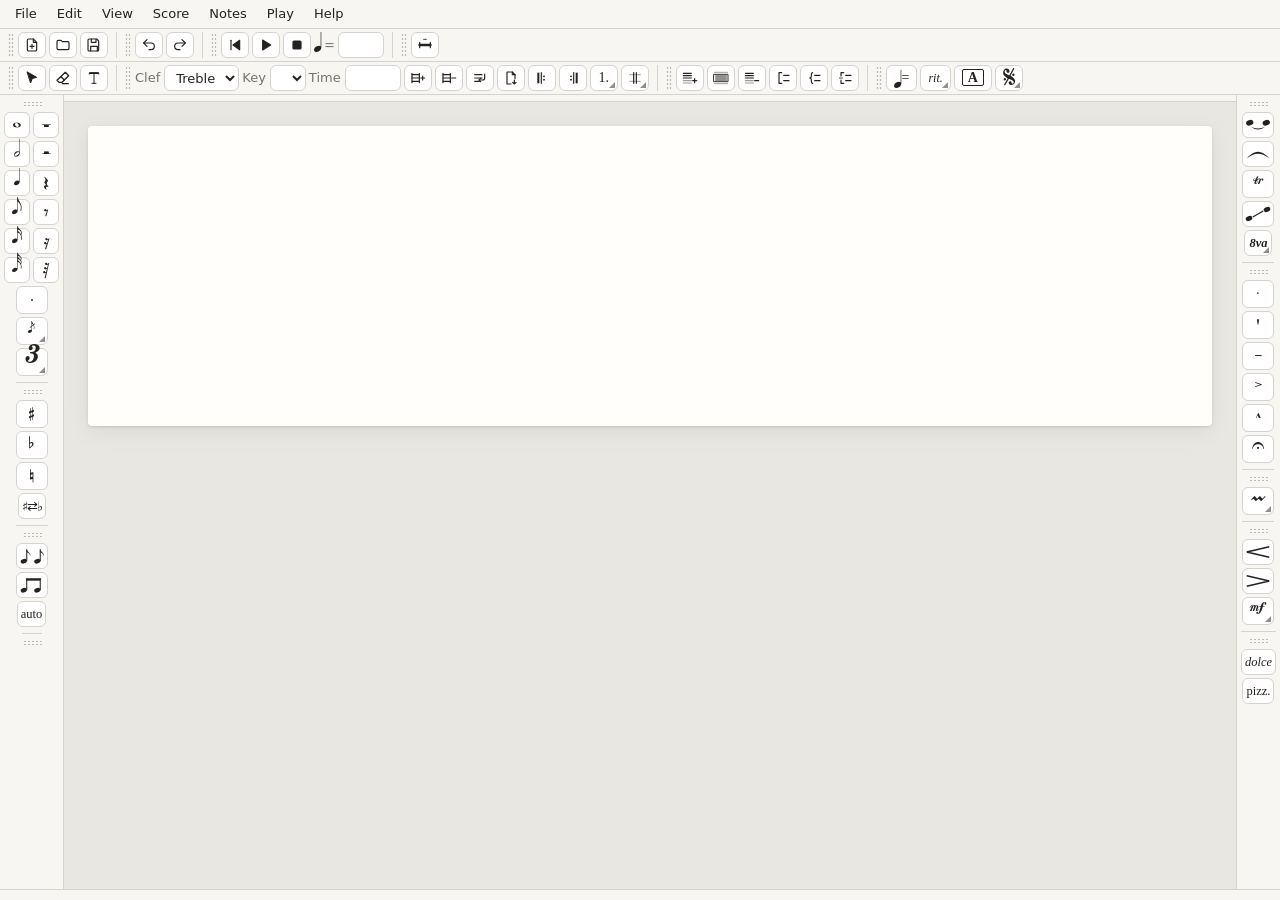
<file: dev/app.html>
<!doctype html>
<html lang="en">
<head>
  <meta charset="utf-8">
  <title>App Preview</title>
  <link rel="stylesheet" href="../src/styles.css">
</head>
<body>
  <!-- Development only: runs the real frontend (src/index.html + app.js)
       against an in-memory fake backend, so the UI can be tried in a normal
       browser. The fake supports only a few actions and none of the real
       rules; the Rust core is the reference. -->
  <script type="module">
    const html = await (await fetch('../src/index.html')).text();
    const doc = new DOMParser().parseFromString(html, 'text/html');
    doc.querySelectorAll('script').forEach((s) => s.remove());
    document.body.innerHTML = doc.body.innerHTML;

    const STEPS = 'CDEFGAB';
    const SHARPS = 'FCGDAEB';
    let nextId = 1;
    const blank = () => ({ voices: [[], [], [], []] });
    const view = {
      id: 'dev', name: 'Dev preview', path: null, dirty: false, can_undo: false, can_redo: false,
      protected: true, warning: null, selection: null, issues: [],
      caret: { staff: 0, measure: 0, voice: 0, index: 0 },
      score: {
        metadata: { title: 'Dev preview', composer: '' },
        measures: Array.from({ length: 8 }, () => ({ time: { beats: 4, beat_type: 4 }, key: { fifths: 1 } })),
        staves: [
          { id: 1, name: 'RH', clef: 'treble', measures: Array.from({ length: 8 }, blank) },
          { id: 2, name: 'LH', clef: 'bass', measures: Array.from({ length: 8 }, blank) },
        ],
      },
    };
    // Measures 3–6 start as whole-measure rests, to show multi-measure rests.
    for (const st of view.score.staves) {
      for (let m = 2; m <= 5; m++) st.measures[m].voices[0] = [{ id: nextId++, duration: { base: 'Whole', dots: 0 }, kind: 'rest' }];
    }
    // `?theme=light|dark` forces the theme (for screenshots).
    const forcedTheme = new URLSearchParams(location.search).get('theme');
    if (forcedTheme) try { localStorage.setItem('partita.theme', JSON.stringify(forcedTheme)); } catch {}
    // `?demo`: a short piano piece instead, for screenshots of the app.
    if (new URLSearchParams(location.search).has('demo')) {
      const n = (s, base, extra = {}) => {
        const ps = s.split(',').map((x) => ({ step: x[0], alter: x.includes('#') ? 1 : 0, octave: Number(x.at(-1)) }));
        return { id: nextId++, duration: { base, dots: extra.dots || 0 }, kind: { chord: { pitches: ps } }, ...extra, dots: undefined };
      };
      const r = (base) => ({ id: nextId++, duration: { base, dots: 0 }, kind: 'rest' });
      const cell = (events) => ({ voices: [events, [], [], []] });
      const E = 'Eighth', S = 'Sixteenth', Q = 'Quarter', H = 'Half', W = 'Whole';
      const rh = [
        [n('G4', E, { dynamic: 'mp' }), n('B4', E), n('D5', E), n('G5', E), n('F#5', Q, { articulations: ['tenuto'], texts: [{ kind: 'expression', text: 'dolce' }] }), n('E5', Q)],
        [n('D5', Q, { dots: 1 }), n('C5', E), n('B4', S), n('C5', S), n('D5', E), n('G4', Q)],
        [n('B4,D5,G5', H), r(Q), n('A4', E), n('B4', E)],
        [n('C5', E, { articulations: ['staccato'], dynamic: 'f' }), n('E5', E, { articulations: ['staccato'] }), n('A5', E, { articulations: ['staccato'] }), n('G5', E, { articulations: ['staccato'] }), n('F#5', S), n('E5', S), n('D5', S), n('C5', S), n('B4', Q, { articulations: ['accent'] })],
        [n('A4', H, { tie: true }), n('A4', Q), n('C5', E), n('F#4', E)],
        [n('G4,B4,D5', W, { articulations: ['fermata'] })],
      ];
      const lh = [
        [n('G2,D3', H), n('G2,D3', H)],
        [n('G2', Q), n('B2', Q), n('D3', Q), n('B2', Q)],
        [n('G2,D3', W)],
        [n('A2', E), n('E3', E), n('A3', E), n('E3', E), n('D3', H)],
        [n('D2', Q), n('A2', Q), n('D3', H)],
        [n('G2,D3,G3', W)],
      ];
      view.name = 'Morning Song';
      view.score.metadata = { title: 'Morning Song', composer: 'Partita demo' };
      view.score.measures = rh.map(() => ({ time: { beats: 4, beat_type: 4 }, key: { fifths: 1 } }));
      view.score.tempo = 76;
      view.score.measures[0].tempo = { text: 'Andante con moto', bpm: null, beat: 'Quarter', show_text: true, show_metronome: true };
      view.score.measures[3].rehearsal = 'A';
      view.score.staves[0].measures = rh.map(cell);
      view.score.staves[1].measures = lh.map(cell);
      view.score.slurs = [
        { id: 900, start: rh[0][0].id, end: rh[0][3].id },
        { id: 901, start: rh[1][0].id, end: rh[1][5].id },
      ];
      view.caret = { staff: 0, measure: 2, voice: 0, index: 1 };
    }
    const undo = [];
    // Like Document::insert_event: writing into a measure rest replaces it.
    const replaceMeasureRest = (at) => {
      const v = voiceOf(at);
      if (v.length === 1 && v[0].kind === 'rest' && v[0].duration.base === 'Whole') { v.length = 0; at.index = 0; }
    };
    const alter = (m, step) => {
      const f = view.score.measures[m].key.fifths;
      if (f > 0 && SHARPS.slice(0, f).includes(step)) return 1;
      if (f < 0 && SHARPS.slice(7 + f).includes(step)) return -1;
      return 0;
    };
    const voiceOf = (c) => view.score.staves[c.staff].measures[c.measure].voices[c.voice];
    const snapshot = () => undo.push(JSON.stringify([view.score, view.caret]));
    const handlers = {
      set_accidental_at({ id, pitch, alter }) {
        snapshot();
        for (const st of view.score.staves) for (const m of st.measures) for (const v of m.voices) {
          const i = v.findIndex((e) => e.id === id);
          if (i < 0 || v[i].kind === 'rest') continue;
          const ps = v[i].kind.chord.pitches;
          const only = pitch && ps.length > 1 ? pitch : null;
          v[i].kind.chord.pitches = ps.map((q) => (only && !(q.step === only.step && q.octave === only.octave) ? q : { ...q, alter }));
          view.caret = { ...view.caret, index: i + 1 };
        }
      },
      move_pitch({ id, pitch, steps }) {
        snapshot();
        const shift = (q) => { const d = q.octave * 7 + STEPS.indexOf(q.step) + steps; return { ...q, step: STEPS[((d % 7) + 7) % 7], octave: Math.floor(d / 7) }; };
        for (const st of view.score.staves) for (const m of st.measures) for (const v of m.voices) {
          const i = v.findIndex((e) => e.id === id);
          if (i < 0 || v[i].kind === 'rest') continue;
          const ps = v[i].kind.chord.pitches;
          const only = pitch && ps.length > 1 ? pitch : null;
          v[i].kind.chord.pitches = ps.map((q) => (only && !(q.step === only.step && q.octave === only.octave) ? q : shift(q)));
          view.caret = { ...view.caret, index: i + 1 };
        }
      },
      erase({ targets }) {
        snapshot();
        for (const { id, pitch } of targets) {
          for (const st of view.score.staves) for (const m of st.measures) for (const v of m.voices) {
            const i = v.findIndex((e) => e.id === id);
            if (i < 0) continue;
            const ps = v[i].kind.chord?.pitches;
            const keep = pitch && ps ? ps.filter((q) => !(q.step === pitch.step && q.octave === pitch.octave)) : [];
            if (keep.length && keep.length < ps.length) v[i].kind.chord.pitches = keep;
            else v.splice(i, 1);
          }
        }
      },
      place_note({ at, step, octave, duration }) {
        snapshot();
        replaceMeasureRest(at);
        voiceOf(at).splice(at.index, 0, { id: nextId++, duration: { ...duration }, kind: { chord: { pitches: [{ step, octave, alter: alter(at.measure, step) }] } } });
        view.caret = { ...at, index: at.index + 1 };
      },
      // Keyboard entry, roughly like the core: nearest octave to the previous note.
      insert_note({ step, duration }) {
        const prev = voiceOf(view.caret)[view.caret.index - 1]?.kind.chord?.pitches.at(-1) || { step: 'B', octave: 4 };
        const di = (s, o) => o * 7 + STEPS.indexOf(s);
        const octave = [prev.octave - 1, prev.octave, prev.octave + 1]
          .sort((a, b) => Math.abs(di(step, a) - di(prev.step, prev.octave)) - Math.abs(di(step, b) - di(prev.step, prev.octave)))[0];
        handlers.place_note({ at: { ...view.caret }, step, octave, duration });
      },
      add_to_chord({ step }) {
        const index = view.caret.index - 1;
        const e = voiceOf(view.caret)[index];
        if (!e || e.kind === 'rest') return;
        const top = e.kind.chord.pitches.at(-1);
        const octave = STEPS.indexOf(step) <= STEPS.indexOf(top.step) ? top.octave + 1 : top.octave;
        handlers.add_pitch({ at: { ...view.caret, index }, step, octave });
      },
      place_rest({ at, duration }) {
        snapshot();
        replaceMeasureRest(at);
        voiceOf(at).splice(at.index, 0, { id: nextId++, duration: { ...duration }, kind: 'rest' });
        view.caret = { ...at, index: at.index + 1 };
      },
      add_pitch({ at, step, octave }) {
        snapshot();
        const e = voiceOf(at)[at.index];
        const p = { step, octave, alter: alter(at.measure, step) };
        if (e.kind === 'rest') e.kind = { chord: { pitches: [p] } };
        else e.kind.chord.pitches.push(p);
        view.caret = { ...at, index: at.index + 1 };
      },
      set_caret({ caret }) { view.caret = caret; },
      set_tempo({ bpm }) { snapshot(); view.score.tempo = bpm; },
      // Marks act on the event before the caret (the fake has no selections).
      // Clef from the caret's measure on (like the core, without tidying later changes).
      set_clef({ clef }) {
        snapshot();
        const st = view.score.staves[view.caret.staff];
        const m = view.caret.measure;
        if (m === 0) { st.clef = clef; return; }
        let before = st.clef;
        for (let k = m - 1; k >= 1; k--) if (st.measures[k].clef) { before = st.measures[k].clef; break; }
        st.measures[m].clef = before === clef ? null : clef;
      },
      // Lines from the first note of the caret's measure to the note before
      // the caret (the fake has no selections); a glissando to the next note.
      set_line({ kind }) {
        const v = voiceOf(view.caret);
        const e = v[view.caret.index - 1];
        if (!e) return;
        snapshot();
        const lines = (view.score.lines = view.score.lines || []);
        const start = kind === 'glissando' ? e : v[0];
        const end = kind === 'glissando' ? v[view.caret.index] : e;
        if (!end) return;
        const i = lines.findIndex((l) => l.start === start.id && l.kind === kind);
        const same = i >= 0 && lines[i].end === end.id;
        if (i >= 0) lines.splice(i, 1);
        if (!same) lines.push({ id: nextId++, start: start.id, end: end.id, kind });
      },
      // The note before the caret, the same sound written another way.
      respell() {
        const e = voiceOf(view.caret)[view.caret.index - 1];
        const ps = e?.kind.chord?.pitches;
        if (!ps) return;
        snapshot();
        const SEMI = { C: 0, D: 2, E: 4, F: 5, G: 7, A: 9, B: 11 };
        e.kind.chord.pitches = ps.map((p) => {
          const midi = (p.octave + 1) * 12 + SEMI[p.step] + p.alter;
          const options = [];
          for (const step of STEPS) for (let alter = -2; alter <= 2; alter++) {
            if (((midi - SEMI[step] - alter) % 12 + 12) % 12 === 0) options.push({ step, alter, octave: (midi - SEMI[step] - alter) / 12 - 1 });
          }
          const rank = (a) => (Math.abs(a) === 1 ? 0 : a === 0 ? 2 : 1);
          options.sort((a, b) => rank(a.alter) - rank(b.alter) || b.alter - a.alter);
          const i = options.findIndex((o) => o.step === p.step && o.alter === p.alter && o.octave === p.octave);
          return options[(i + 1) % options.length];
        });
      },
      // Tremolos on the note before the caret (between: with the one before it).
      set_tremolo({ strokes, between }) {
        const v = voiceOf(view.caret);
        const i = view.caret.index - 1;
        const targets = (between ? [v[i - 1], v[i]] : [v[i]]).filter((e) => e && e.kind !== 'rest');
        if (!targets.length || (between && targets.length < 2)) return;
        snapshot();
        const BASES = ['Breve', 'Whole', 'Half', 'Quarter', 'Eighth', 'Sixteenth', 'ThirtySecond', 'SixtyFourth', 'HundredTwentyEighth'];
        const off = targets.every((e) => e.duration.tremolo?.strokes === strokes && !!e.duration.tremolo?.between === between);
        for (const e of targets) {
          e.duration = { ...e.duration }; // (inserted notes share the toolbar's object)
          const was = !!e.duration.tremolo?.between;
          const k = BASES.indexOf(e.duration.base);
          if (!was && between && !off && k > 0) e.duration.base = BASES[k - 1];
          if (was && (off || !between)) e.duration.base = BASES[k + 1];
          e.duration.tremolo = off ? null : { strokes, between };
        }
      },
      set_beam({ beam }) {
        const e = voiceOf(view.caret)[view.caret.index - 1];
        if (!e || e.kind === 'rest') return;
        snapshot();
        e.beam = beam && e.beam !== beam ? beam : null;
      },
      toggle_tie() { const e = voiceOf(view.caret)[view.caret.index - 1]; if (e && e.kind !== 'rest') { snapshot(); e.tie = !e.tie; } },
      toggle_articulation({ articulation: a }) {
        const e = voiceOf(view.caret)[view.caret.index - 1];
        if (!e) return;
        snapshot();
        const arts = e.articulations || [];
        e.articulations = arts.includes(a) ? arts.filter((x) => x !== a) : [...arts, a];
      },
      set_lyric({ id, verse, text, join }) {
        for (const st of view.score.staves) for (const m of st.measures) for (const v of m.voices) {
          const e = v.find((x) => x.id === id);
          if (!e || e.kind === 'rest') continue;
          snapshot();
          const lyrics = [...(e.lyrics || [])];
          while (lyrics.length <= verse) lyrics.push({ text: '', join: 'none' });
          lyrics[verse] = { text, join: text ? join : 'none' };
          while (lyrics.length && !lyrics.at(-1).text) lyrics.pop();
          e.lyrics = lyrics;
          const mi = st.measures.indexOf(m);
          view.caret = { staff: view.score.staves.indexOf(st), measure: mi, voice: m.voices.indexOf(v), index: v.indexOf(e) + 1 };
        }
      },
      set_dynamic({ dynamic }) { const e = voiceOf(view.caret)[view.caret.index - 1]; if (e) { snapshot(); e.dynamic = e.dynamic === dynamic ? null : dynamic; } },
      // As Document::set_text_style(s), set_text_box and remove_text_box.
      set_text_style({ kind, style }) {
        snapshot();
        view.score.text_styles = { ...(view.score.text_styles || {}), [kind]: style };
      },
      set_text_styles({ styles }) {
        snapshot();
        view.score.text_styles = { ...(view.score.text_styles || {}), ...styles };
      },
      set_text_box({ text_box }) {
        snapshot();
        const boxes = (view.score.text_boxes ||= []);
        if (!text_box.text.trim()) { view.score.text_boxes = boxes.filter((b) => b.id !== text_box.id); return; }
        if (!text_box.id) text_box = { ...text_box, id: nextId++ };
        const i = boxes.findIndex((b) => b.id === text_box.id);
        if (i >= 0) boxes[i] = text_box; else boxes.push(text_box);
      },
      remove_text_box({ id }) {
        snapshot();
        view.score.text_boxes = (view.score.text_boxes || []).filter((b) => b.id !== id);
      },
      // As Document::reorder_staves (the fake does not check groups).
      reorder_staves({ order }) {
        snapshot();
        const old = view.score.staves;
        view.score.staves = order.map((i) => old[i]);
        view.caret = { ...view.caret, staff: Math.max(0, order.indexOf(view.caret.staff)) };
      },
      move_text_boxes({ ids, dx, dy }) {
        snapshot();
        view.score.text_boxes = (view.score.text_boxes || []).map((b) => (ids.includes(b.id) ? { ...b, x: b.x + dx, y: b.y + dy } : b));
      },
      remove_text_boxes({ ids }) {
        snapshot();
        view.score.text_boxes = (view.score.text_boxes || []).filter((b) => !ids.includes(b.id));
      },
      // As Document::set_note_text: one text per kind ('' removes it).
      set_note_text({ id, kind, text }) {
        for (const st of view.score.staves) for (const cell of st.measures) for (const v of cell.voices) for (const e of v) {
          if (e.id !== id) continue;
          snapshot();
          e.texts = (e.texts || []).filter((nt) => nt.kind !== kind);
          if (text.trim()) e.texts.push({ kind, text: text.trim() });
          e.texts.sort((a, b) => a.kind.localeCompare(b.kind));
        }
      },
      // As Document::set_barline: one undo step for the measures first..last.
      // As Document::set_repeat: the start on `first`, the end on `last`.
      set_repeat({ first, last, start, end }) {
        snapshot();
        view.score.measures[first] = { ...view.score.measures[first], repeat_start: start };
        view.score.measures[last] = { ...view.score.measures[last], repeat_end: end ?? null };
      },
      // As Document::set_ending: `close` adds an end repeat to the last one.
      set_ending({ first, last, numbers, close }) {
        snapshot();
        for (let m = Math.min(first, last); m <= Math.max(first, last); m++) {
          const a = { ...view.score.measures[m], ending: numbers };
          if (close && m === Math.max(first, last) && numbers.length && !a.repeat_end) a.repeat_end = 2;
          view.score.measures[m] = a;
        }
      },
      set_break({ measure, layout_break }) {
        snapshot();
        view.score.measures[measure] = { ...view.score.measures[measure], break_after: layout_break ?? null };
      },
      set_measure_length({ measure, length }) {
        snapshot();
        view.score.measures[measure] = { ...view.score.measures[measure], length: length ?? null };
      },
      set_jumps({ measure, segno, coda, jump }) {
        snapshot();
        view.score.measures[measure] = { ...view.score.measures[measure], segno, coda, jump: jump ?? null };
      },
      set_barline({ first, last, barline }) {
        snapshot();
        for (let m = Math.min(first, last); m <= Math.max(first, last); m++) {
          view.score.measures[m] = { ...view.score.measures[m], barline };
        }
      },
      set_rehearsal({ measure, text }) {
        snapshot();
        view.score.measures[measure] = { ...view.score.measures[measure], rehearsal: text?.trim() || null };
      },
      // As Document::set_tempo_mark: in measure 1 the value is the opening tempo.
      set_tempo_mark({ measure, mark }) {
        snapshot();
        if (mark && measure === 0 && mark.bpm) { view.score.tempo = mark.bpm; mark = { ...mark, bpm: null }; }
        view.score.measures[measure] = { ...view.score.measures[measure], tempo: mark };
      },
      // Every text at once, as the real backend takes it (Metadata in model.rs).
      set_metadata({ type, ...metadata }) { snapshot(); view.score.metadata = metadata; },
      toggle_slur() {
        // Errors look like the real ones (src-tauri/src/ui_error.rs).
        if (!view.selection) throw { code: 'edit.slur_needs_selection', message: 'Select the notes to slur first (Shift+arrows or drag)' };
        const v = voiceOf(view.caret);
        const i = view.caret.index;
        if (i < 2) return;
        snapshot();
        (view.score.slurs ||= []).push({ id: nextId++, start: v[i - 2].id, end: v[i - 1].id });
      },
      set_accidental({ alter: a }) {
        const e = voiceOf(view.caret)[view.caret.index - 1];
        if (!e || e.kind === 'rest') return;
        snapshot();
        e.kind.chord.pitches.forEach((p) => { p.alter = a; });
      },
      // (The fake backend does not re-spell notes when the transposition
      // changes; it only shows the new key and names.)
      // As Document::set_instrument: braced staves change together, and a
      // lone staff with staves = 2 gets a bass staff below, braced.
      set_staff({ staff, name, short_name, instrument, clef, transposition, staves = 1 }) {
        snapshot();
        const st = view.score.staves[staff];
        const brace = st.group?.kind === 'brace' ? st.group.id : null;
        for (const other of view.score.staves) {
          if (other === st || (brace !== null && other.group?.id === brace)) {
            Object.assign(other, { name, short_name, instrument, transposition }, other === st ? { clef } : {});
          }
        }
        if (brace === null && staves > 1) {
          st.group = { id: nextId++, kind: 'brace' };
          view.score.staves.splice(staff + 1, 0, {
            id: nextId++, name, short_name, clef: 'bass', instrument, transposition, group: st.group,
            measures: view.score.measures.map(() => blank()),
          });
        }
      },
      add_staff({ clef, name, short_name, instrument, transposition, staves = 1 }) {
        snapshot();
        const len = view.score.measures.length;
        const group = staves > 1 ? { id: nextId++, kind: 'brace' } : null;
        for (let k = 0; k < staves; k++) {
          view.score.staves.push({
            id: nextId++, name: name || `Staff ${view.score.staves.length + 1}`, short_name: short_name || '',
            clef: k === 0 ? clef : 'bass',
            instrument: instrument || 0, transposition: transposition || { diatonic: 0, chromatic: 0 }, group,
            measures: Array.from({ length: len }, () => ({ voices: [[], [], [], []] })),
          });
        }
      },
      group_staves({ first, last, kind }) {
        snapshot();
        const group = kind ? { id: nextId++, kind } : null;
        for (let s = first; s <= last; s++) view.score.staves[s].group = group;
      },
      undo() {
        const s = undo.pop();
        if (s) [view.score, view.caret] = JSON.parse(s);
      },
    };
    // Fake sound engine: "downloads" in ~6 s, then plays silently on a
    // clock so the playhead and transport can be tried.
    view.score.tempo ??= 100;
    const sound = { state: 'missing', t0: 0, playing: false, fromTick: 0, startedAt: 0 };
    const MEASURE = 3840;
    const audio = {
      audio_status() {
        if (sound.state === 'downloading') {
          const k = Math.min(1, (Date.now() - sound.t0) / 6000);
          if (k >= 1) sound.state = 'ready';
          else return { state: 'downloading', received: Math.round(148398306 * k), total: 148398306 };
        }
        return { state: sound.state };
      },
      download_soundfont() { sound.state = 'downloading'; sound.t0 = Date.now(); },
      play({ fromStart }) {
        sound.playing = true;
        sound.startedAt = Date.now();
        sound.fromTick = fromStart ? 0 : view.caret.measure * MEASURE;
      },
      playback_state() {
        if (!sound.playing) return { playing: false, measure: 0, tick: 0 };
        const ticks = sound.fromTick + ((Date.now() - sound.startedAt) / 1000) * (view.score.tempo / 60) * 960;
        if (ticks >= view.score.measures.length * MEASURE) { sound.playing = false; return { playing: false, measure: 0, tick: 0 }; }
        return { playing: true, measure: Math.floor(ticks / MEASURE), tick: Math.floor(ticks % MEASURE) };
      },
      pause() { const s = audio.playback_state(); sound.playing = false; view.caret = { ...view.caret, measure: s.measure, index: 0 }; },
      stop_playback() { sound.playing = false; },
      about_info() {
        return {
          name: 'Partita', version: '0.2.0', license: 'GPL-3.0-or-later',
          repository: 'https://github.com/partita-notation/partita', issues: 'https://github.com/partita-notation/partita/issues',
          os: 'windows', arch: 'x86_64', tauri: '2.x (fake)', file_format: 3,
          data_dir: 'C:\\Users\\you\\AppData\\Local\\io.github.partita-notation.partita',
          soundfont: {
            name: 'FluidR3 GM', version: '3.1', author: 'Frank Wen', license: 'MIT',
            homepage: 'https://github.com/pianobooster/fluid-soundfont', source_url: '',
            installed: sound.state === 'ready', path: 'C:\\Users\\you\\AppData\\Local\\io.github.partita-notation.partita\\soundfonts\\FluidR3_GM.sf2',
            size_bytes: sound.state === 'ready' ? 148398306 : 0, status: audio.audio_status(),
          },
          credits: [
            { name: 'Bravura', version: 'bundled', author: 'Steinberg Media Technologies', license: 'SIL Open Font License 1.1', url: 'https://github.com/steinbergmedia/bravura', role: 'Music font (SMuFL) used to engrave the score' },
            { name: 'FluidR3 GM', version: '3.1', author: 'Frank Wen', license: 'MIT', url: 'https://github.com/pianobooster/fluid-soundfont', role: 'Instrument sounds for playback (downloaded on first use)' },
            { name: 'RustySynth', version: '1.3', author: 'Nobuaki Tanaka', license: 'MIT', url: 'https://github.com/sinshu/rustysynth', role: 'SoundFont synthesizer' },
          ],
        };
      },
    };
    // Fake updater. `?update=0.3.0` offers that version (download takes ~3 s);
    // `?update=none` is up to date; without the parameter the check fails,
    // as it does before the first release exists.
    const offered = new URLSearchParams(location.search).get('update');
    let upd = { state: 'idle' };
    const updater = {
      check_for_update() {
        if (!offered) upd = { state: 'error', message: 'fake: no release yet (404)' };
        else if (offered === 'none') upd = { state: 'up_to_date', current: '0.2.0' };
        else upd = { state: 'available', version: offered, current: '0.2.0', notes: '', date: '2026-12-01' };
        return upd;
      },
      update_status: () => upd,
      download_update() {
        const total = 12e6;
        let received = 0;
        upd = { state: 'downloading', version: offered, received, total };
        const t = setInterval(() => {
          received = Math.min(total, received + 1e6);
          upd = received < total ? { ...upd, received } : { state: 'ready', version: offered };
          if (received >= total) clearInterval(t);
        }, 250);
      },
      install_update() { location.reload(); },
    };
    try { localStorage.removeItem('partita.updates.lastCheck'); } catch {}
    window.__TAURI__ = {
      core: {
        async invoke(cmd, args) {
          if (cmd in updater) return updater[cmd](args || {});
          if (cmd in audio) {
            const r = audio[cmd](args || {});
            if (cmd === 'pause') return structuredClone(view);
            return r;
          }
          if (cmd === 'edit') {
            handlers[args.action.type]?.(args.action);
            view.dirty = undo.length > 0;
            view.can_undo = undo.length > 0;
            // Same rule as Score::validate: a voice longer than its measure.
            const ticks = (d) => { if (d.grace) return 0; if (d.tremolo?.between) return (7680 >> ['Breve', 'Whole', 'Half', 'Quarter', 'Eighth', 'Sixteenth', 'ThirtySecond', 'SixtyFourth', 'HundredTwentyEighth'].indexOf(d.base)) / 2; const b = 7680 >> ['Breve', 'Whole', 'Half', 'Quarter', 'Eighth', 'Sixteenth', 'ThirtySecond', 'SixtyFourth', 'HundredTwentyEighth'].indexOf(d.base); let t = 0; for (let i = 0; i <= d.dots; i++) t += b >> i; return d.tuplet ? t * d.tuplet.normal / d.tuplet.actual : t; };
            view.issues = [];
            view.score.staves.forEach((st, s) => st.measures.forEach((m, mi) => m.voices.forEach((v, vi) => {
              const t = v.reduce((a, e) => a + ticks(e.duration), 0);
              const attrs = view.score.measures[mi];
              const cap = attrs.time.beats * (3840 / attrs.time.beat_type);
              const mrest = v.length === 1 && v[0].kind === 'rest' && v[0].duration.base === 'Whole';
              if (t > cap && !mrest) view.issues.push({ type: 'overfull', staff: s, measure: mi, voice: vi, ticks: t, capacity: cap });
            })));
          }
          if (cmd === 'list_recoverable' || cmd === 'list_documents') return [];
          return structuredClone(view);
        },
      },
      dialog: {},
      event: { listen: async () => {} },
    };
    window.__STEPS = STEPS;
    await import('../src/app.js');
  </script>
</body>
</html>
</file>
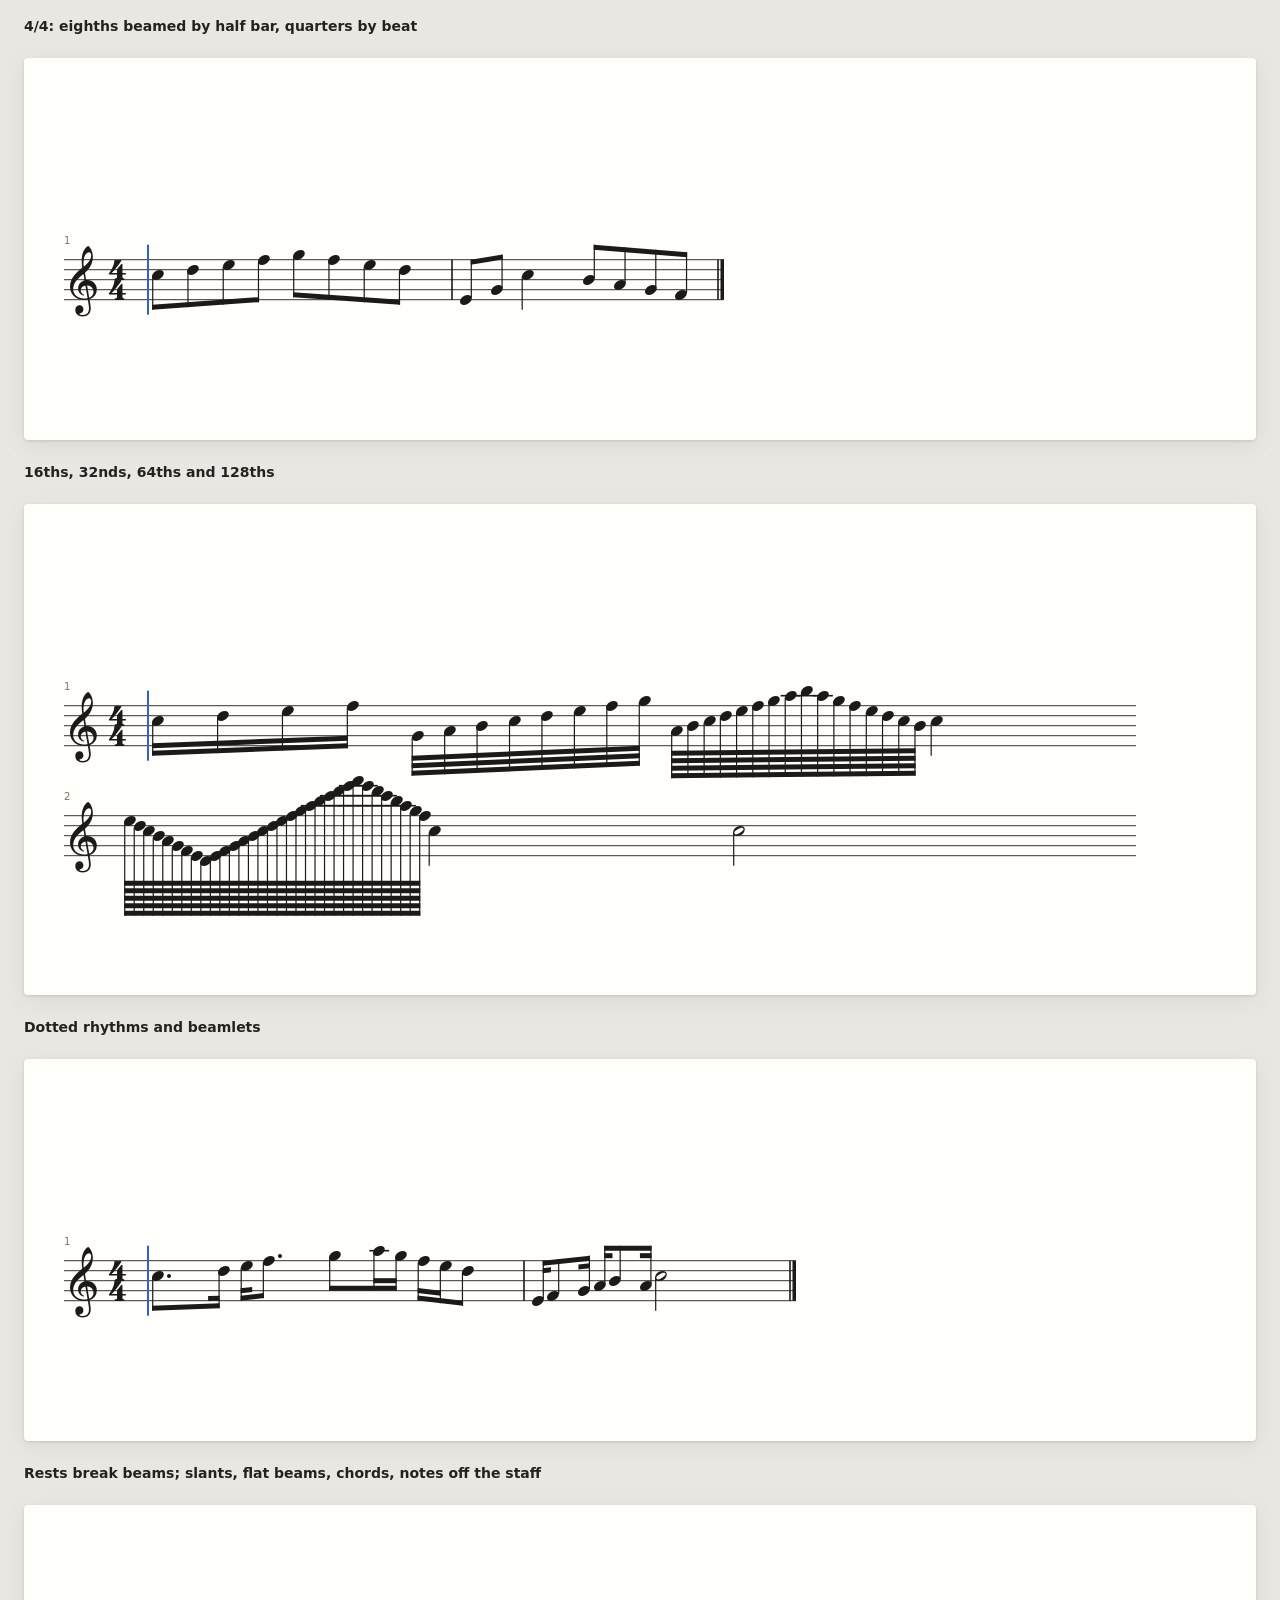
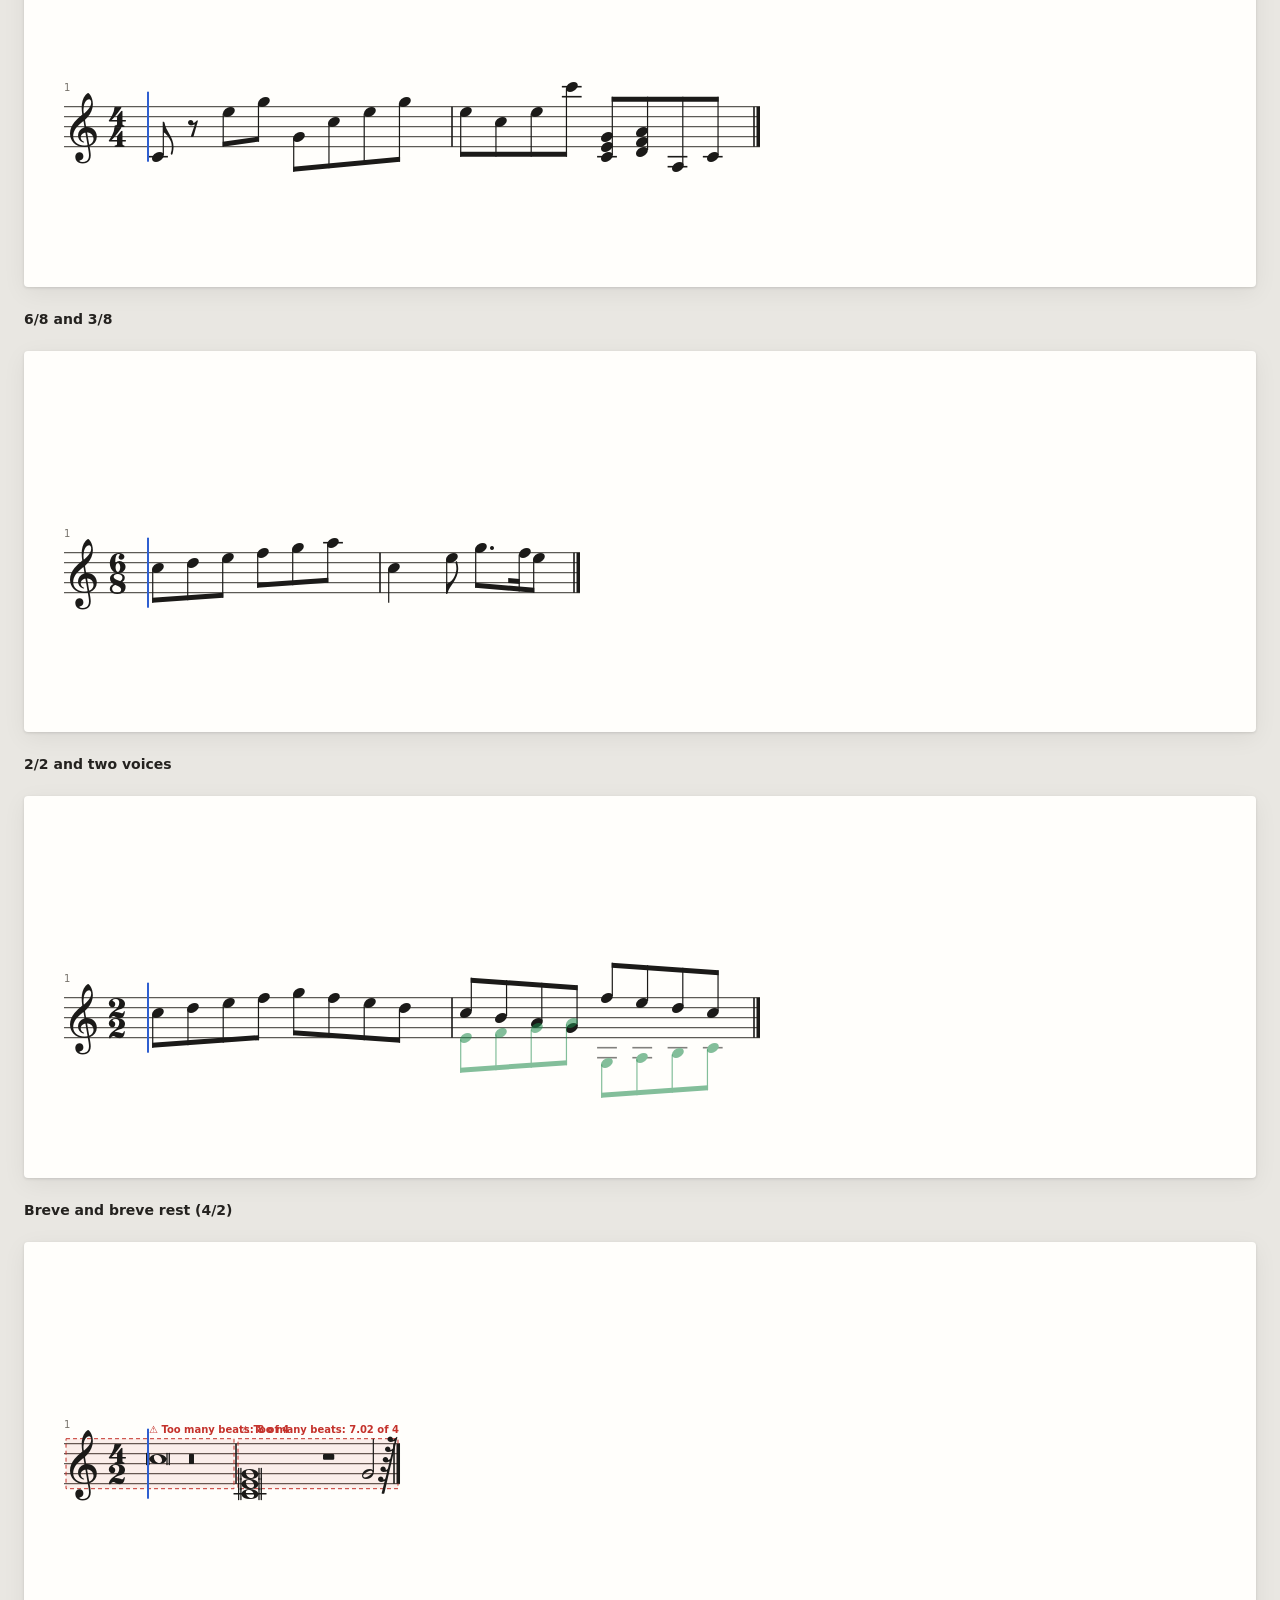
<file: dev/beams.html>
<!doctype html>
<html lang="en">
<head>
  <meta charset="utf-8">
  <title>Beams Preview</title>
  <link rel="stylesheet" href="../src/styles.css">
  <style>body { display: block; overflow: auto; } .sheet { margin: 24px; } h2 { font: 600 14px system-ui; margin: 18px 24px 0; }</style>
</head>
<body>
  <!-- Development only: beaming cases rendered with render.js. Serve the
       repository root over HTTP and open /dev/beams.html. -->
  <div id="out"></div>
  <script type="module">
    import { renderScore } from '../src/render.js';
    let id = 1;
    const n = (step, octave, base = 'Eighth', dots = 0) =>
      ({ id: id++, duration: { base, dots }, kind: { chord: { pitches: [{ step, alter: 0, octave }] } } });
    const ch = (ps, base = 'Eighth') =>
      ({ id: id++, duration: { base, dots: 0 }, kind: { chord: { pitches: ps.map(([step, octave]) => ({ step, alter: 0, octave })) } } });
    const r = (base) => ({ id: id++, duration: { base, dots: 0 }, kind: 'rest' });
    const seq = (s, base) => s.split(' ').map((p) => n(p[0], Number(p[1]), base));

    // Each case: [title, time, voices of measure 1, voices of measure 2 …]
    const cases = [
      ['4/4: eighths beamed by half bar, quarters by beat', [4, 4], [
        [seq('C5 D5 E5 F5 G5 F5 E5 D5')],
        [[...seq('E4 G4'), n('C', 5, 'Quarter'), ...seq('B4 A4 G4 F4')]],
      ]],
      ['16ths, 32nds, 64ths and 128ths', [4, 4], [
        [[...seq('C5 D5 E5 F5', 'Sixteenth'), ...seq('G4 A4 B4 C5 D5 E5 F5 G5', 'ThirtySecond'), ...seq('A4 B4 C5 D5 E5 F5 G5 A5 B5 A5 G5 F5 E5 D5 C5 B4', 'SixtyFourth'), n('C', 5, 'Quarter')]],
        [[...seq('E5 D5 C5 B4 A4 G4 F4 E4 D4 E4 F4 G4 A4 B4 C5 D5 E5 F5 G5 A5 B5 C6 D6 E6 F6 E6 D6 C6 B5 A5 G5 F5', 'HundredTwentyEighth'), n('C', 5, 'Quarter'), n('C', 5, 'Half')]],
      ]],
      ['Dotted rhythms and beamlets', [4, 4], [
        // 8. 16 | 16 8. | 8 16 16 | 16 16 8
        [[n('C', 5, 'Eighth', 1), n('D', 5, 'Sixteenth'), n('E', 5, 'Sixteenth'), n('F', 5, 'Eighth', 1), n('G', 5, 'Eighth'), n('A', 5, 'Sixteenth'), n('G', 5, 'Sixteenth'), n('F', 5, 'Sixteenth'), n('E', 5, 'Sixteenth'), n('D', 5, 'Eighth')]],
        // 16 8 16 | 8 16 8 … (beamlets in the middle) | half
        [[n('E', 4, 'Sixteenth'), n('F', 4, 'Eighth'), n('G', 4, 'Sixteenth'), n('A', 4, 'Sixteenth'), n('B', 4, 'Eighth'), n('A', 4, 'Sixteenth'), n('C', 5, 'Half')]],
      ]],
      ['Rests break beams; slants, flat beams, chords, notes off the staff', [4, 4], [
        [[n('C', 4), r('Eighth'), n('E', 5), n('G', 5), n('G', 4), n('C', 5), n('E', 5), n('G', 5)]],
        [[n('E', 5), n('C', 5), n('E', 5), n('C', 6), ch([['C', 4], ['E', 4], ['G', 4]]), ch([['D', 4], ['F', 4], ['A', 4]]), n('A', 3), n('C', 4)]],
      ]],
      ['6/8 and 3/8', [6, 8], [
        [seq('C5 D5 E5 F5 G5 A5')],
        [[n('C', 5, 'Quarter'), n('E', 5), n('G', 5, 'Eighth', 1), n('F', 5, 'Sixteenth'), n('E', 5)]],
      ]],
      ['2/2 and two voices', [2, 2], [
        [seq('C5 D5 E5 F5 G5 F5 E5 D5')],
        [seq('C5 B4 A4 G4 F5 E5 D5 C5'), seq('E4 F4 G4 A4 G3 A3 B3 C4')],
      ]],
      ['Breve and breve rest (4/2)', [4, 2], [
        [[n('C', 5, 'Breve'), r('Breve')]],
        [[ch([['C', 4], ['E', 4], ['G', 4]], 'Breve'), r('Whole'), n('G', 4, 'Half'), r('HundredTwentyEighth')]],
      ]],
    ];

    await document.fonts.load('40px Bravura', '');
    const out = document.getElementById('out');
    for (const [title, [beats, beat_type], measures] of cases) {
      const cell = (voices) => ({ voices: [voices[0] || [], voices[1] || [], [], []] });
      const view = {
        id: 'x', name: title, caret: { staff: 0, measure: 0, voice: 0, index: 0 }, selection: null,
        score: {
          metadata: { title: '', composer: '' }, slurs: [],
          measures: measures.map(() => ({ time: { beats, beat_type }, key: { fifths: 0 } })),
          staves: [{ id: 1, name: '', clef: 'treble', measures: measures.map(cell) }],
        },
      };
      out.insertAdjacentHTML('beforeend', `<h2>${title}</h2><div class="sheet score">${renderScore(view, 1100).svg}</div>`);
    }
  </script>
</body>
</html>
</file>
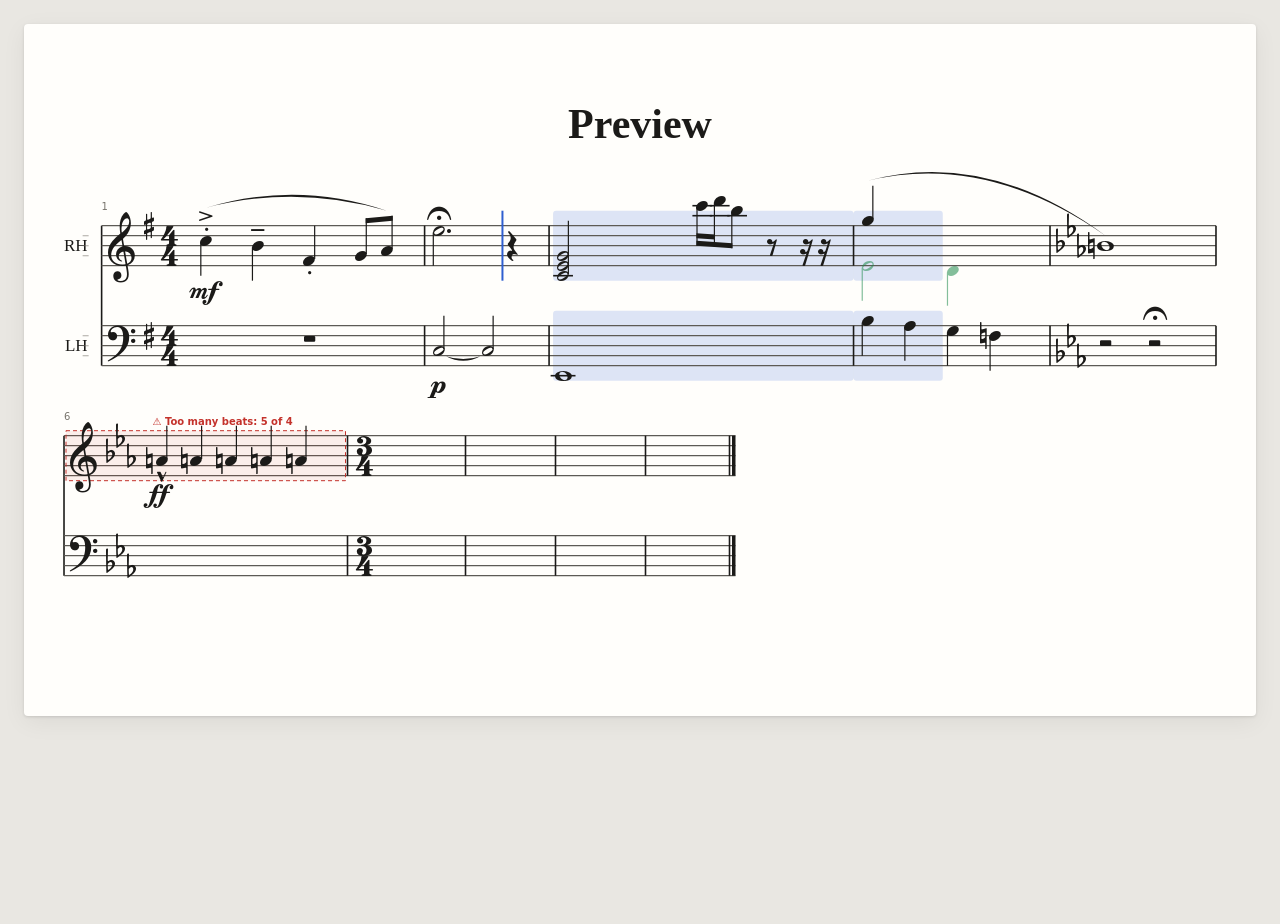
<file: dev/preview.html>
<!doctype html>
<html lang="en">
<head>
  <meta charset="utf-8">
  <title>Renderer Preview</title>
  <link rel="stylesheet" href="../src/styles.css">
  <style>body { display: block; overflow: auto; } .sheet { margin: 24px; }</style>
</head>
<body>
  <!-- Development only: renders a hand-made DocView with render.js, no Tauri needed.
       Serve the repository root over HTTP and open /dev/preview.html. -->
  <div class="sheet"><div id="score" class="score"></div></div>
  <script type="module">
    import { renderScore } from '../src/render.js';
    let id = 1;
    const n = (step, octave, base = 'Quarter', alter = 0, dots = 0) =>
      ({ id: id++, duration: { base, dots }, kind: { chord: { pitches: [{ step, alter, octave }] } } });
    const chord = (ps, base = 'Half') =>
      ({ id: id++, duration: { base, dots: 0 }, kind: { chord: { pitches: ps.map(([step, octave]) => ({ step, alter: 0, octave })) } } });
    const r = (base) => ({ id: id++, duration: { base, dots: 0 }, kind: 'rest' });
    const cell = (v0 = [], v1 = []) => ({ voices: [v0, v1, [], []] });
    const treble = [
      cell([n('C', 5), n('B', 4), n('F', 4, 'Quarter', 1), n('G', 4, 'Eighth'), n('A', 4, 'Eighth')]),
      cell([n('E', 5, 'Half', 0, 1), r('Quarter')]),
      cell([chord([['C', 4], ['E', 4], ['G', 4]]), n('C', 6, 'Sixteenth'), n('D', 6, 'Sixteenth'), n('B', 5, 'Eighth'), r('Eighth'), r('Sixteenth'), r('Sixteenth')]),
      cell([n('G', 5)], [n('E', 4, 'Half'), n('D', 4)]),
      cell([n('B', 4, 'Whole')]),
      cell([n('A', 4), n('A', 4), n('A', 4), n('A', 4), n('A', 4)]),
      cell([]), cell([]), cell([]), cell([]),
    ];
    const bass = [
      cell([r('Whole')]), cell([n('C', 3, 'Half'), n('G', 2, 'Half')]), cell([n('E', 2, 'Whole')]),
      cell([n('B', 3), n('A', 3), n('G', 3), n('F', 3)]), cell([r('Half'), r('Half')]),
      cell([]), cell([]), cell([]), cell([]), cell([]),
    ];
    // Marks: articulations, dynamics, ties and slurs (incl. one across a line break).
    const mark = (e, props) => Object.assign(e, props);
    mark(treble[0].voices[0][0], { articulations: ['staccato', 'accent'], dynamic: 'mf' });
    mark(treble[0].voices[0][1], { articulations: ['tenuto'] });
    mark(treble[0].voices[0][2], { articulations: ['staccato'] });
    mark(treble[1].voices[0][0], { articulations: ['fermata'] });
    mark(treble[5].voices[0][0], { articulations: ['marcato'], dynamic: 'ff' });
    bass[1].voices[0] = [mark(n('C', 3, 'Half'), { tie: true, dynamic: 'p' }), n('C', 3, 'Half')];
    mark(bass[4].voices[0][1], { articulations: ['fermata'] });
    const slurs = [
      { id: 900, start: treble[0].voices[0][0].id, end: treble[0].voices[0][4].id },
      { id: 901, start: treble[3].voices[0][0].id, end: treble[4].voices[0][0].id },
    ];
    const measures = Array.from({ length: 10 }, (_, i) => ({
      time: i < 6 ? { beats: 4, beat_type: 4 } : { beats: 3, beat_type: 4 },
      key: { fifths: i < 4 ? 1 : -3 },
    }));
    const view = {
      id: 'x', name: 'Preview', caret: { staff: 0, measure: 1, voice: 0, index: 1 },
      selection: { staff_lo: 0, staff_hi: 1, voice: 0, start: { measure: 2, tick: 0 }, end: { measure: 3, tick: 1920 } },
      score: {
        metadata: { title: 'Preview', composer: '' }, measures, slurs,
        staves: [{ id: 1, name: 'RH', clef: 'treble', measures: treble }, { id: 2, name: 'LH', clef: 'bass', measures: bass }],
      },
    };
    const el = document.getElementById('score');
    await document.fonts.load('40px Bravura', '');
    const draw = () => { el.innerHTML = renderScore(view, el.clientWidth).svg; };
    draw();
    addEventListener('resize', draw);
  </script>
</body>
</html>
</file>
<file: src/styles.css>
/* Bravura: SMuFL music font by Steinberg, SIL Open Font License 1.1
   (see fonts/Bravura-OFL.txt). */
@font-face {
  font-family: Bravura;
  src: url("fonts/Bravura.woff2") format("woff2");
  font-display: block;
}

:root {
  --bg: #e9e7e2;
  --chrome: #f7f6f3;
  --chrome-border: #d6d3cc;
  --text: #24221f;
  --muted: #77736b;
  --paper: #fffefb;
  --ink: #1b1a18;
  --staff: #5d5a55;
  --accent: #2f5fd0;
  --accent-soft: rgba(47, 95, 208, 0.16);
  --voice2: #1e8a4c;
  --voice3: #c06a12;
  --voice4: #a03ab8;
  --danger: #c4322b;
  --danger-soft: rgba(196, 50, 43, 0.08);
  --button: #ffffff;
  --button-hover: #eceae5;
  --button-active: #dfe7fb;
  --tip-bg: #26262a;
  --tip-text: #f3f2ef;
  color-scheme: light;
}

/* Dark palette: used when the system is dark (unless the user picked Light
   in View → Theme), or always when the user picked Dark. The two blocks
   must stay identical. */
:root[data-theme="dark"] {
  --bg: #1c1c1e;
  --chrome: #26262a;
  --chrome-border: #3a3a40;
  --text: #e8e6e1;
  --muted: #9b978f;
  --paper: #2c2c30;
  --ink: #ecebe7;
  --staff: #a9a59d;
  --accent: #7ea2ff;
  --accent-soft: rgba(126, 162, 255, 0.2);
  --voice2: #5fd08f;
  --voice3: #f0a55a;
  --voice4: #d58cf0;
  --danger: #ff6b62;
  --danger-soft: rgba(255, 107, 98, 0.12);
  --button: #303035;
  --button-hover: #3a3a40;
  --button-active: #34405e;
  --tip-bg: #f0eee9;
  --tip-text: #1d1c1a;
  color-scheme: dark;
}

@media (prefers-color-scheme: dark) {
  :root:not([data-theme="light"]) {
    --bg: #1c1c1e;
    --chrome: #26262a;
    --chrome-border: #3a3a40;
    --text: #e8e6e1;
    --muted: #9b978f;
    --paper: #2c2c30;
    --ink: #ecebe7;
    --staff: #a9a59d;
    --accent: #7ea2ff;
    --accent-soft: rgba(126, 162, 255, 0.2);
    --voice2: #5fd08f;
    --voice3: #f0a55a;
    --voice4: #d58cf0;
    --danger: #ff6b62;
    --danger-soft: rgba(255, 107, 98, 0.12);
    --button: #303035;
    --button-hover: #3a3a40;
    --button-active: #34405e;
    --tip-bg: #f0eee9;
    --tip-text: #1d1c1a;
    color-scheme: dark;
  }
}

* { box-sizing: border-box; }

html, body {
  margin: 0;
  height: 100%;
  background: var(--bg);
  color: var(--text);
  font: 13px/1.4 "Segoe UI", system-ui, -apple-system, sans-serif;
}

/* Column layout; the workspace takes the remaining height. (A grid with
   fixed rows broke when the hidden recovery banner left the flow.) */
body {
  display: flex;
  flex-direction: column;
  overflow: hidden;
}
body > * { flex: none; }
body > .workspace { flex: 1 1 auto; }

.glyph { font-family: Bravura, "Segoe UI Symbol", serif; }

/* Toolbars: rows of thin bars. Bars that do not fit go behind » (see
   toolbars.js) instead of wrapping to a second row. */
.toolbar {
  position: relative;
  display: flex;
  align-items: center;
  gap: 4px;
  padding: 3px 8px;
  background: var(--chrome);
  border-bottom: 1px solid var(--chrome-border);
}
.tbar-row { display: flex; align-items: center; flex: 1 1 auto; min-width: 0; overflow: hidden; }
.tbar { display: flex; align-items: center; gap: 3px; flex: none; padding: 0 8px; }
.tbar[hidden], .toolbar[hidden] { display: none; }
.tbar-row > .tbar:first-child { padding-left: 0; }
.tbar-row > .tbar + .tbar { border-left: 1px solid var(--chrome-border); }
.tbar label { display: flex; align-items: center; gap: 4px; color: var(--muted); }
.toolbar button, .toolbar select, .toolbar input { min-height: 26px; padding: 2px 7px; }
.toolbar .ibtn { width: 28px; padding: 0; }
.toolbar .icon { width: 16px; height: 16px; }
.tbar-more { flex: none; }
/* The grip at the start of each bar: drag it to move the bar (toolbars.js). */
.tbar-grip {
  flex: none;
  align-self: stretch;
  width: 6px;
  margin-right: 1px;
  border-radius: 2px;
  color: var(--muted);
  background: radial-gradient(currentColor 0.8px, transparent 1.1px) 0 1px / 3px 4px;
  opacity: 0.45;
  cursor: grab;
  touch-action: none;
}
.tbar-grip:hover { opacity: 1; }
.vzone .tbar-grip { align-self: center; width: 20px; height: 6px; margin: 0 0 2px; background-position: 1px 0; background-size: 4px 3px; }
.tbar.dragging { opacity: 0.4; }
body.moving-bar, body.moving-bar * { cursor: grabbing !important; }
body.no-drop, body.no-drop * { cursor: not-allowed !important; }
.tbar-mark { position: fixed; z-index: 90; background: var(--accent); border-radius: 1px; pointer-events: none; }
.tbar-mark[hidden] { display: none; }
/* While a bar moves, empty zones show, so it can go back into them. */
.toolbar.empty-zone { outline: 1px dashed var(--accent); outline-offset: -3px; }
.toolbar.empty-zone:not(.vzone) { min-height: 32px; }
.toolbar.vzone.empty-zone { min-width: 40px; }
/* Glyph buttons and figures look the same in any zone; columns make them
   a little larger below. In a row, the figures run in two lines: notes over
   their rests. */
.toolbar .glyph { height: 26px; min-width: 28px; padding: 0; font-size: 18px; line-height: 0; overflow: visible; }
.toolbar .icon-btn { width: 32px; }
.toolbar .figures { display: grid; grid-auto-flow: column; grid-template-rows: 26px 26px; gap: 2px 3px; }
.toolbar .figures button { width: 26px; height: 26px; min-width: 0; font-size: 17px; }
.tbar-more[hidden] { display: none; }
.tbar-overflow {
  position: absolute;
  z-index: 60;
  top: calc(100% + 2px);
  right: 8px;
  display: flex;
  flex-direction: column;
  align-items: flex-start;
  gap: 6px;
  padding: 6px 4px;
  background: var(--chrome);
  border: 1px solid var(--chrome-border);
  border-radius: 8px;
  box-shadow: 0 6px 20px rgba(0, 0, 0, 0.2);
}
.tbar-overflow[hidden] { display: none; }
.tbar-overflow > .tbar + .tbar { border-top: 1px solid var(--chrome-border); padding-top: 6px; }

/* A zone that is a column (left of the score): one button per line, bars
   stacked, » at the bottom opening to the right. */
.toolbar.vzone {
  flex-direction: column;
  align-items: center;
  gap: 4px;
  padding: 6px 4px;
  border-bottom: none;
  border-right: 1px solid var(--chrome-border);
  min-height: 0;
}
.vzone .tbar-row { flex-direction: column; overflow: hidden; width: 100%; min-height: 0; }
.vzone .tbar { flex-direction: column; padding: 6px 0; }
.vzone .tbar-row > .tbar:first-child { padding-top: 0; }
.vzone .tbar-row > .tbar + .tbar { border-left: none; border-top: 1px solid var(--chrome-border); }
.vzone button { width: 32px; padding: 0; }
.vzone .tbar-more .icon { transform: rotate(90deg); }
.vzone .tbar-overflow { top: auto; right: auto; bottom: 4px; left: calc(100% + 2px); flex-direction: row; padding: 4px 6px; }
.vzone .tbar-overflow > .tbar { flex-direction: column; padding: 0 6px; }
.vzone .tbar-overflow > .tbar + .tbar { border-top: none; border-left: 1px solid var(--chrome-border); padding-top: 0; }
.vzone .glyph { height: 28px; font-size: 20px; line-height: 0; overflow: visible; }
/* Tuplet digits are small in Bravura: start larger, fitGlyph shrinks them to fit. */
.toolbar .glyph.tuplet-digit { font-size: 48px; }
/* Figures: the only bar with two columns, notes and rests side by side. */
.vzone .figures { grid-auto-flow: row; grid-template-rows: none; grid-template-columns: 26px 26px; gap: 3px; }
.figures .extended { display: none; }
.extended-values .figures .extended { display: block; }
.vzone .voices { flex-direction: column; flex-wrap: nowrap; gap: 3px; }
.vzone .voices button { width: 32px; min-width: 0; }
/* The marks column, right of the score. */
/* The sides of the score: rows on top, columns left and right, as many as
   the bars need (toolbars.js). Columns on the right have their border on
   the score's side. */
.side[data-side="left"], .side[data-side="right"] { display: flex; min-height: 0; }
.side[data-side="right"] > .toolbar.vzone { border-right: none; border-left: 1px solid var(--chrome-border); }
.side[data-side="right"] .tbar-overflow { left: auto; right: calc(100% + 2px); }
/* A bar with fields, in a column: each label over its field. */
.vzone .tbar label { flex-direction: column; align-items: stretch; gap: 2px; font-size: 11px; }
.vzone .tbar label.tempo { flex-direction: row; align-items: center; }
.vzone .tbar select { max-width: 120px; }
/* While a bar is dragged: a strip at each end of every side opens a new lane. */
.new-lane { flex: none; border: 1px dashed var(--accent); border-radius: 4px; opacity: 0.6; }
.side[data-side="top"] > .new-lane { height: 10px; margin: 2px 8px; }
.new-lane.vzone { width: 10px; margin: 8px 2px; }
.new-lane.over { opacity: 1; background: var(--accent); }
.vzone .text-btn { width: auto; min-width: 32px; padding: 0 3px; font-size: 12.5px; }
/* Drop-down group (the dynamics): the group opens beside the button. */
.drop-btn { position: relative; }
.drop-btn::after { content: ""; position: absolute; right: 2px; bottom: 2px; border: 3px solid transparent; border-right-color: currentColor; border-bottom-color: currentColor; opacity: 0.5; }
.drop:has(.armed) > .drop-btn { background: var(--accent); border-color: var(--accent); color: var(--paper); }
.drop-pop {
  position: fixed;
  z-index: 70;
  display: grid;
  grid-template-columns: repeat(5, 34px);
  gap: 3px;
  padding: 5px;
  background: var(--chrome);
  border: 1px solid var(--chrome-border);
  border-radius: 8px;
  box-shadow: 0 6px 20px rgba(0, 0, 0, 0.2);
}
.drop-pop[hidden] { display: none; }
/* A group of words (the jumps): three to a row, as wide as they need. */
.drop-pop.words { grid-template-columns: repeat(3, auto); }
.drop-pop.words button { width: auto; min-width: 34px; padding: 0 6px; font-size: 13px; line-height: normal; }
.drop-pop.words .m, .drop-btn .m { font-family: Bravura; font-size: 22px; line-height: 0; }
.drop-pop button { width: 34px; height: 32px; padding: 0; font-size: 22px; line-height: 0; }
button, select, input {
  font: inherit;
  color: var(--text);
  background: var(--button);
  border: 1px solid var(--chrome-border);
  border-radius: 6px;
  padding: 3px 9px;
  min-height: 28px;
}
button { cursor: pointer; }
button:hover { background: var(--button-hover); }
button:disabled { opacity: 0.4; cursor: default; }
button.on { background: var(--button-active); border-color: var(--accent); color: var(--accent); }
#time { width: 56px; }

/* Icons (stroke style, from the sprite in index.html). */
.icon {
  width: 18px;
  height: 18px;
  fill: none;
  stroke: currentColor;
  stroke-width: 1.75;
  stroke-linecap: round;
  stroke-linejoin: round;
  vertical-align: -4px;
  flex: none;
}
.ibtn { width: 34px; padding: 0; display: inline-grid; place-items: center; }
.ibtn .icon { vertical-align: 0; }
.tool { display: flex; align-items: center; justify-content: center; gap: 6px; }
.tool .icon { fill: currentColor; stroke-width: 1.5; }

/* Tooltip */
.tooltip {
  position: fixed;
  z-index: 100;
  max-width: 260px;
  padding: 7px 10px;
  border-radius: 7px;
  background: var(--tip-bg);
  color: var(--tip-text);
  box-shadow: 0 4px 16px rgba(0, 0, 0, 0.25);
  font-size: 12px;
  line-height: 1.35;
  pointer-events: none;
}
.tooltip[hidden] { display: none; }
.tt-head { display: flex; align-items: center; gap: 12px; }
.tt-head kbd { margin-left: auto; }
/* The bar's name: small and grey in the top right corner. */
.tt-bar { margin-left: auto; align-self: flex-start; font-size: 10px; opacity: 0.55; }
.tt-head kbd + .tt-bar { margin-left: 0; }
.tt-desc { margin-top: 3px; opacity: 0.75; }
.tooltip kbd {
  font: 600 11px "Segoe UI", system-ui, sans-serif;
  padding: 1px 6px;
  border-radius: 4px;
  border: 1px solid rgba(127, 127, 127, 0.5);
  background: rgba(127, 127, 127, 0.15);
  white-space: nowrap;
}

/* Workspace: palette + page */
.workspace {
  display: grid;
  /* Entry bars, the document, the palette. minmax(0, …): a plain 1fr
     column grows to fit wide content (continuous view) instead of letting
     the page scroll sideways. */
  grid-template-columns: auto minmax(0, 1fr) auto;
  grid-template-rows: minmax(0, 1fr);
  /* Named areas: a hidden column leaves its place empty instead of
     shifting the document into it. */
  grid-template-areas: "left doc right";
  min-height: 0;
}
/* Between the entry bars and the palette: tabs, recovery banner, then the
   page filling the rest. */
.side[data-side="left"] { grid-area: left; }
.side[data-side="right"] { grid-area: right; }
.document {
  grid-area: doc;
  display: flex;
  flex-direction: column;
  min-width: 0;
  min-height: 0;
}
.document > .tabs, .document > .recovery { flex: none; }
.document > .page { flex: 1 1 auto; min-height: 0; }
.text-btn { padding: 0 4px; font: 14px Georgia, "Times New Roman", serif; white-space: nowrap; }
.toolbar .text-btn { min-width: 28px; }
.text-btn .m { font-family: Bravura; font-size: 22px; line-height: 0; vertical-align: -3px; }
.text-btn .boxed { border: 1.5px solid currentColor; border-radius: 2px; padding: 0 5px; font-weight: 700; }
/* Words on notes and rehearsal marks in the score: click to change them. */
.score .ntext { cursor: text; }
.score .ntext.placeholder { opacity: 0.5; }
.score .rehearsal rect { fill: none; stroke: var(--ink); stroke-width: 1.4; }
.score .rehearsal text { fill: var(--ink); }
.score .rehearsal { cursor: text; }
.score .rehearsal:hover rect { stroke: var(--accent); }
.score .rehearsal:hover text { fill: var(--accent); }
@media print { .score .ntext.placeholder { display: none; } .score .rehearsal rect { stroke: #000; } .score .rehearsal text { fill: #000; } }
.icon-btn { padding: 6px 4px; }
.icon-btn svg { width: 100%; height: 100%; fill: currentColor; }
.figures { display: grid; grid-template-columns: 1fr 1fr; gap: 4px; }
/* Figures: app.js centres each glyph from its measured ink (fitGlyph), so
   long stems and flags never touch the edge. */
.figures button { height: 40px; padding: 0; }
.figures.placing button.on { background: var(--accent); border-color: var(--accent); color: var(--paper); }
.voices { display: flex; flex-wrap: wrap; gap: 4px; align-items: center; }
.voices .label { color: var(--muted); font-size: 12px; }
.voices button { min-width: 24px; padding: 2px 6px; min-height: 24px; font-size: 12px; }
.voices button[data-voice="1"].on { color: var(--voice2); border-color: var(--voice2); }
.voices button[data-voice="2"].on { color: var(--voice3); border-color: var(--voice3); }
.voices button[data-voice="3"].on { color: var(--voice4); border-color: var(--voice4); }
.voices .add { color: var(--muted); }

/* Tabs */
.tabs {
  display: flex;
  gap: 2px;
  padding: 6px 10px 0;
  background: var(--chrome);
  border-bottom: 1px solid var(--chrome-border);
  overflow-x: auto;
}
.tab {
  display: flex;
  align-items: center;
  gap: 6px;
  padding: 5px 8px 6px 12px;
  border: 1px solid transparent;
  border-bottom: none;
  border-radius: 7px 7px 0 0;
  color: var(--muted);
  cursor: pointer;
  white-space: nowrap;
  min-height: 0;
  background: transparent;
}
.tab.active { background: var(--bg); color: var(--text); border-color: var(--chrome-border); }
.tab .dirty { color: var(--accent); }
.tab .x { border: none; background: transparent; padding: 0 4px; min-height: 0; color: var(--muted); }
.tab .x:hover { color: var(--danger); }

/* Recovery banner */
.recovery {
  padding: 10px 14px;
  background: var(--accent-soft);
  border-bottom: 1px solid var(--chrome-border);
}
.recovery .item { display: flex; align-items: center; gap: 10px; margin-top: 6px; }
.recovery strong { font-weight: 600; }

/* Page */
.page { overflow: auto; padding: 24px; outline: none; min-width: 0; }
/* Middle-button drag (see app.js): grabbing hand while panning. */
.page.panning, .page.panning * { cursor: grabbing !important; user-select: none; }
.sheet {
  max-width: 1400px;
  margin: 0 auto;
  background: var(--paper);
  border-radius: 4px;
  box-shadow: 0 1px 3px rgba(0, 0, 0, 0.12), 0 6px 24px rgba(0, 0, 0, 0.06);
  padding: 28px 12px 40px;
  min-height: 300px;
}
/* Texts around the music (title, header, page numbers...): drawn by
   render.js; a click edits them. Placeholders are hints, never printed. */
.score .ptext { fill: var(--ink); cursor: text; }
.score .ptext:hover { fill: var(--accent); }
/* Fonts, sizes, bold and italic come from the text styles (render.js). */
.score .ptext-composer, .score .ptext-lyricist, .score .ptext-part { fill: var(--ink); }
.score .ptext-header, .score .ptext-footer, .score .ptext-copyright, .score .ptext-pnum { fill: var(--muted); }
.score .ptext-pnum { cursor: pointer; }
.score .ptext.placeholder { fill: var(--muted); opacity: 0.55; font-weight: normal; }
.text-input { text-align: center; }
.text-area { resize: none; overflow: hidden; white-space: pre; }
/* Text boxes: grabbed anywhere in their area; dashed while hovered. */
.score .tbox { cursor: move; }
.score .tbox text { fill: var(--ink); }
.score .tbox-area { fill: transparent; stroke: none; }
.score .tbox.framed .tbox-area { stroke: var(--ink); stroke-width: 1.2; }
.score .tbox:hover .tbox-area { stroke: var(--accent); stroke-dasharray: 4 3; stroke-width: 1; }
.score .tbox.placeholder text { opacity: 0.5; }
.score.texting { cursor: text; }
@media print {
  .score .tbox:hover .tbox-area { stroke: none; }
  .score .tbox.framed .tbox-area { stroke: #000 !important; stroke-dasharray: none; }
  .score .tbox text { fill: #000 !important; }
  .score .tbox.placeholder, .format-bar { display: none !important; }
}
/* The format bar over a text being typed. */
.format-bar {
  position: fixed; z-index: 6; display: flex; align-items: center; gap: 4px; padding: 4px 6px;
  background: var(--chrome); border: 1px solid var(--chrome-border); border-radius: 8px;
  box-shadow: 0 6px 20px rgba(0, 0, 0, 0.22);
}
.format-bar[hidden] { display: none; }
.format-bar select, .format-bar input { font: 12px "Segoe UI", system-ui, sans-serif; padding: 3px 5px; border: 1px solid var(--chrome-border); border-radius: 5px; background: var(--button); color: var(--text); }
.format-bar .fb-font { max-width: 150px; }
.format-bar .fb-size { width: 52px; }
.format-bar .fb-pt { font-size: 11px; color: var(--muted); margin-right: 4px; }
.format-bar button { min-width: 26px; height: 26px; padding: 0 5px; border-radius: 5px; font: 14px Georgia, serif; }
.format-bar button.on { background: var(--accent); color: #fff; }
.format-bar .icon { width: 15px; height: 15px; }
/* Text Styles dialog. */
.styles-table { border-collapse: collapse; font-size: 13px; }
.styles-table th { text-align: left; font-weight: 600; padding: 3px 10px 3px 0; white-space: nowrap; }
.styles-table td { padding: 3px 6px 3px 0; white-space: nowrap; }
.styles-table select, .styles-table input[type=number] { font: inherit; padding: 2px 5px; border: 1px solid var(--chrome-border); border-radius: 5px; background: var(--button); color: var(--text); }
.styles-table input[type=number] { width: 56px; }
.styles-table .check { display: flex; align-items: center; gap: 4px; font-weight: normal; }
/* Tempo markings: words in bold, then the metronome mark. A click opens them. */
.score .tempo { fill: var(--ink); cursor: pointer; }
.score .tempo:hover { fill: var(--accent); }
@media print { .score .tempo { fill: #000 !important; } }
.tempo-form .check { display: flex; align-items: center; gap: 8px; font-weight: normal; }
.tempo-form .disabled { opacity: 0.45; }
/* Titles, Header and Footer dialog. */
.texts-form h3 { margin: 6px 0 -4px; font-size: 13px; }
.texts-form .check { display: flex; align-items: center; gap: 8px; font-weight: normal; }
.texts-form .tokens { display: flex; flex-wrap: wrap; align-items: center; gap: 6px; font-size: 12px; }
.texts-form .tokens button { font-size: 12px; padding: 2px 8px; }
.score { cursor: text; user-select: none; }
.page:focus-visible .sheet { outline: 2px solid var(--accent-soft); }

/* SVG */
.score svg { display: block; }
/* Line widths follow Bravura's engraving defaults (in staff spaces × 10px):
   staff lines 0.13, stems 0.12, ledger lines 0.16, thin barlines 0.16. */
.score .staff { stroke: var(--staff); stroke-width: 1.3; }
.score .ledger { stroke: var(--ink); stroke-width: 1.6; }
.score .bar { stroke: var(--ink); stroke-width: 1.6; }
.score .barthick { fill: var(--ink); }
.score .bar.dashed { stroke-dasharray: 4 3; }
/* A system or page break: an editing mark beside the line it ends. */
.score .layout-break { font: 15px "Segoe UI", system-ui, sans-serif; fill: var(--accent); opacity: 0.7; }
@media print { .score .layout-break { display: none; } }
.score .repeat-dot { fill: var(--ink); }
.score .ending path { fill: none; stroke: var(--ink); stroke-width: 1.2; }
.score .jump { font: italic 600 13px Georgia, serif; fill: var(--ink); }
.score text.m.jump-sign { font-size: 28px; fill: var(--ink); }
.score .ending text { font: 12px Georgia, serif; fill: var(--ink); }
.score .repeat-times { font: italic 11px Georgia, serif; fill: var(--ink); }
.score .stem { stroke: currentColor; stroke-width: 1.2; }
.score .ev { color: var(--ink); fill: var(--ink); }
.score .ev.v1 { color: var(--voice2); fill: var(--voice2); }
.score .ev.v2 { color: var(--voice3); fill: var(--voice3); }
.score .ev.v3 { color: var(--voice4); fill: var(--voice4); }
.score .ev.dim { opacity: 0.55; }
.score text { fill: var(--ink); }
.score .ev text { fill: currentColor; }
/* Music glyphs: SMuFL defines 1 em = 4 staff spaces (SP = 10px in render.js). */
.score .m { font-family: Bravura; font-size: 40px; }
.score .tsig, .score .mark { text-anchor: middle; }
.score .tuplet-num { text-anchor: middle; }
/* A clef change inside a system: smaller than the clef at the start. */
.score .clef-change { font-size: 30px; }
/* Octave lines: 8va and a dashed line with its hook. */
/* The octave line buttons: "8va" in the score's italic. */
.ottava-btn { font: italic 600 12px Georgia, serif; }
.line-word-btn { font: italic 12px Georgia, serif; }
.respell-btn { font: 12px "Segoe UI Symbol", "Segoe UI", sans-serif; letter-spacing: -1px; }
/* Lines between notes (render.js, drawLines). */
.score .line-text { font: italic 600 13px Georgia, serif; }
.score .line.rit .line-text, .score .line.accel .line-text { font-weight: normal; }
.score .line-dashes { fill: none; stroke: currentColor; stroke-width: 1; stroke-dasharray: 5 4; }
.score .line-hairpin, .score .line-wavy { fill: none; stroke: currentColor; stroke-width: 1.1; }
.score .line-gliss { stroke: currentColor; stroke-width: 1.3; }
.score .m.trill-sign { font-size: 34px; }
/* Grace notes: 65 % of the size (GRACE_K in render.js). */
.score .m.small { font-size: 26px; }
.score .grace .stem, .score .grace-stem { stroke-width: 1; }
.score .grace-slash { stroke: currentColor; stroke-width: 1; }
.score .tuplet-bracket { fill: none; stroke: currentColor; stroke-width: 1; }
.score .ev .arc { fill: currentColor; }
.score .mnum { font-size: 10px; fill: var(--muted); }
/* Staff dialog (name, sound, clef). */
.staff-form { display: grid; gap: 12px; min-width: min(360px, 80vw); }
.staff-form label { display: grid; gap: 4px; font-weight: 600; }
.staff-form .row { display: grid; grid-template-columns: 1fr 1fr; gap: 12px; }
.staff-form .hint { margin: 0; font-size: 12px; max-width: 46ch; }
@media (max-width: 520px) { .staff-form .row { grid-template-columns: 1fr; } }
.staff-form input, .staff-form select { font: inherit; font-weight: normal; padding: 5px 8px; border: 1px solid var(--chrome-border); border-radius: 6px; background: var(--button); color: var(--text); }
/* Staff names: click to change the name, sound or clef. */
.score .sname { cursor: pointer; }
.score .group { fill: var(--ink); }
.score .sname:hover { fill: var(--accent); text-decoration: underline; }
@media print { .score .sname:hover { fill: var(--ink); text-decoration: none; } }
/* Lyrics: font and size are set in render.js (LYRIC_FONT, LYRIC_PX). */
.score .lyric-line { stroke: var(--ink); stroke-width: 1; }
.score .lyric-hover { fill: var(--accent-soft); stroke: var(--accent); stroke-width: 1; stroke-dasharray: 3 2; opacity: 0.7; pointer-events: none; }
/* The field lyrics are typed in; app.js places it over the syllable. */
.lyric-input {
  position: fixed;
  z-index: 5;
  box-sizing: border-box;
  margin: 0;
  padding: 0;
  border: 0;
  border-radius: 3px;
  outline: 2px solid var(--accent);
  outline-offset: 1px;
  background: var(--paper);
  color: var(--ink);
  text-align: center;
  line-height: 1.5;
}
.lyric-input[hidden] { display: none; }
.score .sel { fill: var(--accent-soft); }
.score .overfull { fill: var(--danger-soft); stroke: var(--danger); stroke-width: 1; stroke-dasharray: 4 3; }
.score .errlabel { font: 600 10px "Segoe UI", system-ui, sans-serif; fill: var(--danger); }
.score .caret { stroke: var(--accent); stroke-width: 2; animation: blink 1.06s steps(1) infinite; }
.score .playhead { stroke: var(--voice2); stroke-width: 2.5; opacity: 0.85; pointer-events: none; }
.transport .play.on { color: var(--voice2); border-color: var(--voice2); }
.transport .tempo { gap: 3px; }
.transport .tempo-note { font-family: Bravura; font-size: 22px; line-height: 0; position: relative; top: 4px; color: var(--text); }
#tempo { width: 46px; text-align: center; }
.dialog .warn { color: var(--danger); }
.score .caret.v1 { stroke: var(--voice2); }
.score .caret.v2 { stroke: var(--voice3); }
.score .caret.v3 { stroke: var(--voice4); }
@keyframes blink { 50% { opacity: 0; } }

/* Mouse entry mode: the pointer becomes the chosen figure. */
.score.entry { cursor: crosshair; }
.score.over-note, .score.over-note *, .score.dragging-note, .score.dragging-note * { cursor: ns-resize; }
.score.erasing, .score.erasing * { cursor: url("data:image/svg+xml,%3Csvg xmlns='http://www.w3.org/2000/svg' width='32' height='32'%3E%3Cg fill='none' stroke='%23fff' stroke-width='3.5'%3E%3Ccircle cx='16' cy='16' r='8'/%3E%3Cpath d='M16 2v9M16 21v9M2 16h9M21 16h9'/%3E%3C/g%3E%3Cg fill='none' stroke='%23c4322b' stroke-width='1.6'%3E%3Ccircle cx='16' cy='16' r='8'/%3E%3Cpath d='M16 2v9M16 21v9M2 16h9M21 16h9'/%3E%3C/g%3E%3Ccircle cx='16' cy='16' r='1.3' fill='%23c4322b'/%3E%3C/svg%3E") 16 16, crosshair; }
.score .ev.erase-hover { color: var(--danger); fill: var(--danger); opacity: 1; }
/* Placing a mark: the target note turns the accent colour, the mark follows the pointer. */
.score.marking, .score.marking * { cursor: crosshair; }
.score .ev.mark-hover { color: var(--accent); fill: var(--accent); opacity: 1; }
.mark-cursor { position: fixed; display: none; z-index: 20; pointer-events: none; font-size: 30px; line-height: 0; color: var(--accent); }
button.armed { background: var(--accent); border-color: var(--accent); color: var(--paper); }
/* Box selection: the rectangle while dragging, and the chosen text boxes. */
/* Moving staves: the grip at a staff's start, the dialog's list, where it lands. */
.score .staff-grip { cursor: ns-resize; }
.score .staff-grip rect { fill: transparent; }
.score .staff-grip line { stroke: var(--muted, #999); stroke-width: 1.2; opacity: 0.5; }
.score .staff-grip:hover line { opacity: 1; stroke: var(--accent); }
@media print { .score .staff-grip { display: none; } }
.staff-drop { position: fixed; display: none; height: 0; border-top: 2px solid var(--accent); z-index: 20; pointer-events: none; }
.order-list { list-style: none; margin: 0 0 8px; padding: 0; max-height: 50vh; overflow: auto; border: 1px solid var(--border, #ccc); border-radius: 4px; }
.order-list li { padding: 5px 10px; cursor: pointer; }
.order-list li.on { background: var(--accent); color: var(--accent-ink, #fff); }
.order-list li.on .muted { color: inherit; opacity: 0.8; }
.order-buttons { display: flex; gap: 6px; margin-bottom: 6px; }
/* One staff alone: the bar over the score, with the way back. */
.isolate-bar { position: sticky; top: 0; z-index: 15; display: flex; align-items: center; gap: 12px; padding: 6px 14px; background: var(--accent); color: var(--accent-ink, #fff); font: 13px "Segoe UI", system-ui, sans-serif; }
.isolate-bar[hidden] { display: none; }
.isolate-bar .text-btn { background: rgba(255, 255, 255, 0.92); color: #222; }
.isolate-bar .muted { color: inherit; opacity: 0.75; }
.select-box { position: fixed; display: none; z-index: 20; pointer-events: none; border: 1.5px dashed var(--accent); background: color-mix(in srgb, var(--accent) 10%, transparent); border-radius: 2px; }
.score .tbox.chosen .tbox-area { fill: color-mix(in srgb, var(--accent) 14%, transparent); stroke: var(--accent); stroke-dasharray: 4 3; }
.erase-box { position: fixed; display: none; z-index: 20; pointer-events: none; border: 1.5px dashed var(--danger); background: var(--danger-soft); border-radius: 2px; }
.score.entry.over { cursor: none; }
.score .ghost { color: var(--accent); fill: var(--accent); opacity: 0.8; pointer-events: none; }
.score .ghost.v1 { color: var(--voice2); fill: var(--voice2); }
.score .ghost.v2 { color: var(--voice3); fill: var(--voice3); }
.score .ghost.v3 { color: var(--voice4); fill: var(--voice4); }
.score .ghost text { fill: currentColor; }
.score .ghost .ledger { stroke: currentColor; }
.score .ghost .ins { stroke: currentColor; stroke-width: 1.5; stroke-dasharray: 3 3; }
.score .ghost .pname { font: 600 10px "Segoe UI", system-ui, sans-serif; }

/* Status bar */
.status {
  display: flex;
  gap: 18px;
  padding: 5px 14px;
  background: var(--chrome);
  border-top: 1px solid var(--chrome-border);
  color: var(--muted);
  font-size: 12px;
}
.status .warn { color: var(--danger); }
.status .errors { color: var(--danger); font-weight: 600; cursor: pointer; text-decoration: underline dotted; }
.status .ok { color: var(--voice2); }
.status .download { display: inline-flex; align-items: center; gap: 6px; color: var(--text); font-variant-numeric: tabular-nums; }
.status .download progress {
  width: 120px;
  height: 6px;
  appearance: none;
  border: none;
  border-radius: 3px;
  background: var(--chrome-border);
  overflow: hidden;
}
.status .download progress::-webkit-progress-bar { background: var(--chrome-border); border-radius: 3px; }
.status .download progress::-webkit-progress-value { background: var(--voice2); border-radius: 3px; transition: width 0.2s; }
.status > span:has(.zoom) { margin-left: auto; }
.status .update { color: var(--accent); font-weight: 600; cursor: pointer; text-decoration: underline dotted; }
.status .zoom { cursor: pointer; font-variant-numeric: tabular-nums; }
.status .zoom:hover { color: var(--text); }

/* ----- Menu bar ------------------------------------------------------------ */
.menubar {
  display: flex;
  gap: 2px;
  padding: 2px 6px;
  background: var(--chrome);
  border-bottom: 1px solid var(--chrome-border);
  position: relative;
  z-index: 50;
}
.menu { position: relative; }
.menu-top {
  border: none;
  background: transparent;
  min-height: 24px;
  padding: 2px 9px;
  border-radius: 5px;
}
.menu-top:hover, .menu-top.open, .menu-top:focus-visible { background: var(--button-hover); outline: none; }
.menu-pop {
  position: absolute;
  top: calc(100% + 2px);
  left: 0;
  /* As wide as its longest item (not as narrow as the menu's button, which
     is what made long labels wrap), up to 340px; longer labels end in "…"
     and show whole in a tooltip. */
  width: max-content;
  min-width: 220px;
  max-width: 340px;
  padding: 4px;
  background: var(--chrome);
  border: 1px solid var(--chrome-border);
  border-radius: 8px;
  box-shadow: 0 8px 28px rgba(0, 0, 0, 0.22);
}
.menu-pop[hidden] { display: none; }
.menu-item {
  display: grid;
  grid-template-columns: 18px 1fr auto;
  align-items: center;
  gap: 6px;
  width: 100%;
  border: none;
  background: transparent;
  text-align: left;
  min-height: 26px;
  padding: 2px 10px 2px 6px;
  border-radius: 5px;
}
.menu-item:hover:not(:disabled), .menu-item:focus { background: var(--accent); color: #fff; outline: none; }
/* The item whose submenu is open stays marked while the pointer is in it. */
.menu-item.sub-open:not(:focus) { background: var(--button-hover); }
.menu-item:disabled { opacity: 0.4; }
.menu-check { text-align: center; font-size: 11px; }
/* One line per item, always. */
.menu-label { min-width: 0; white-space: nowrap; overflow: hidden; text-overflow: ellipsis; }
.menu-key { color: var(--muted); font-size: 12px; padding-left: 16px; white-space: nowrap; display: flex; align-items: center; gap: 8px; }
.menu-item:hover:not(:disabled) .menu-key, .menu-item:focus .menu-key { color: inherit; opacity: 0.8; }
.menu-arrow { font-size: 15px; line-height: 1; margin-right: -4px; }
.menu-pop.sub { position: fixed; z-index: 60; }
.menu-sep { height: 1px; margin: 4px 6px; background: var(--chrome-border); }

/* ----- Views ----------------------------------------------------------------- */
/* Page view: each page is a sheet of paper, sized by the zoom (app.js sets
   its width). Centred while it fits; when zoomed wider than the window it
   starts at the left edge so the page can scroll sideways (auto margins
   never go negative, unlike align-items: center). */
body[data-view="page"] .sheet {
  max-width: none;
  width: max-content;
  min-width: 100%;
  background: transparent;
  box-shadow: none;
  padding: 0;
}
body[data-view="page"] .score { display: flex; flex-direction: column; align-items: flex-start; gap: 24px; }
.paper {
  position: relative;
  flex: none;
  margin: 0 auto;
  background: var(--paper);
  border-radius: 2px;
  box-shadow: 0 1px 3px rgba(0, 0, 0, 0.15), 0 8px 28px rgba(0, 0, 0, 0.1);
}
.paper svg { display: block; width: 100%; height: auto; }
/* Continuous view: one endless line; the sheet grows to the right. */
body[data-view="continuous"] .sheet { max-width: none; width: max-content; min-width: 100%; }

/* ----- Dialogs --------------------------------------------------------------- */
/* Always fits the window: title and Close stay visible, the body scrolls. */
.dialog {
  max-width: min(820px, 92vw);
  max-height: min(720px, 88vh);
  padding: 0;
  border: 1px solid var(--chrome-border);
  border-radius: 12px;
  background: var(--chrome);
  color: var(--text);
  box-shadow: 0 16px 48px rgba(0, 0, 0, 0.3);
}
.dialog[open] { display: flex; flex-direction: column; }
.dialog::backdrop { background: rgba(0, 0, 0, 0.35); }
.dialog h2 { flex: none; margin: 0; padding: 18px 24px 10px; font-size: 18px; }
.dialog-body { flex: 1 1 auto; min-height: 0; overflow-y: auto; padding: 4px 24px 8px; scrollbar-width: thin; }
.dialog h3 { margin: 0 0 6px; font-size: 12px; text-transform: uppercase; letter-spacing: 0.03em; color: var(--muted); }
.dialog p { margin: 0 0 8px; max-width: 460px; }
.shortcut-cols { display: grid; grid-template-columns: repeat(auto-fit, minmax(330px, 1fr)); gap: 16px 28px; }
.shortcut-cols table { border-collapse: collapse; width: 100%; }
.shortcut-cols td { padding: 3px 0; vertical-align: top; }
.shortcut-cols td:first-child { width: 42%; padding-right: 10px; }
.dialog kbd {
  font: 600 11px "Segoe UI", system-ui, sans-serif;
  padding: 1px 6px;
  border-radius: 4px;
  border: 1px solid var(--chrome-border);
  background: var(--button);
  white-space: nowrap;
}
.dialog-actions { flex: none; display: flex; justify-content: flex-end; gap: 8px; padding: 10px 24px 16px; border-top: 1px solid var(--chrome-border); }
.dialog-actions .primary { background: var(--accent); border-color: var(--accent); color: #fff; }
.dialog-actions .spacer { flex: 1; }
.dialog a { color: var(--accent); text-decoration: none; }
.dialog a:hover { text-decoration: underline; }
.dialog .muted { color: var(--muted); }
.dialog .ok { color: var(--voice2); }

/* About */
.about-head { display: flex; gap: 14px; align-items: center; margin: 4px 0 10px; }
.about-head img { border-radius: 12px; flex: none; }
.about-name { font-size: 20px; font-weight: 600; }
.about-version {
  font-size: 13px;
  font-weight: 600;
  padding: 1px 8px;
  margin-left: 4px;
  border-radius: 10px;
  background: var(--accent-soft);
  color: var(--accent);
  vertical-align: 3px;
}
.about-links { margin: 0 0 14px; }
.dialog-body h3 { margin: 16px 0 6px; }
.about-table { width: 100%; border-collapse: collapse; }
.about-table th, .about-table td { text-align: left; vertical-align: top; padding: 5px 0; border-top: 1px solid var(--chrome-border); }
.about-table th { width: 38%; padding-right: 12px; font-weight: 600; }
.about-table td[colspan] { border-top: none; padding-top: 0; }
.about-table .path { font: 11px Consolas, "Cascadia Mono", monospace; color: var(--muted); word-break: break-all; }
.credits td .muted { font-size: 12px; margin-top: 1px; }

/* ----- Printing -------------------------------------------------------------- */
/* Only the pages, black on white, one per sheet (the @page size is set by
   printScore()). Editing aids (caret, selection, error marks) are hidden. */
@media print {
  :root {
    --paper: #fff !important;
    --ink: #000 !important;
    --staff: #000 !important;
    --muted: #444 !important;
  }
  html, body { height: auto; overflow: visible; background: #fff; }
  .menubar, .toolbar, .tabs, .recovery, .status, .tooltip, .drop-pop, dialog { display: none !important; }
  .workspace { display: block; }
  .page { overflow: visible; padding: 0; }
  body[data-view="page"] .score { gap: 0; }
  body[data-view="page"] .sheet { width: auto; }
  .paper { box-shadow: none; border-radius: 0; width: 100% !important; margin: 0; break-after: page; }
  .paper:last-child { break-after: auto; }
  .score .ptext { fill: #000 !important; }
  .score .ptext.placeholder, .text-input { display: none; }
  .score .caret, .score .sel, .score .ghost, .score .overfull, .score .errlabel, .score .lyric-hover, .lyric-input { display: none; }
  .score .ev, .score .ev.v1, .score .ev.v2, .score .ev.v3 { color: #000 !important; fill: #000 !important; opacity: 1 !important; }
}
</file>
